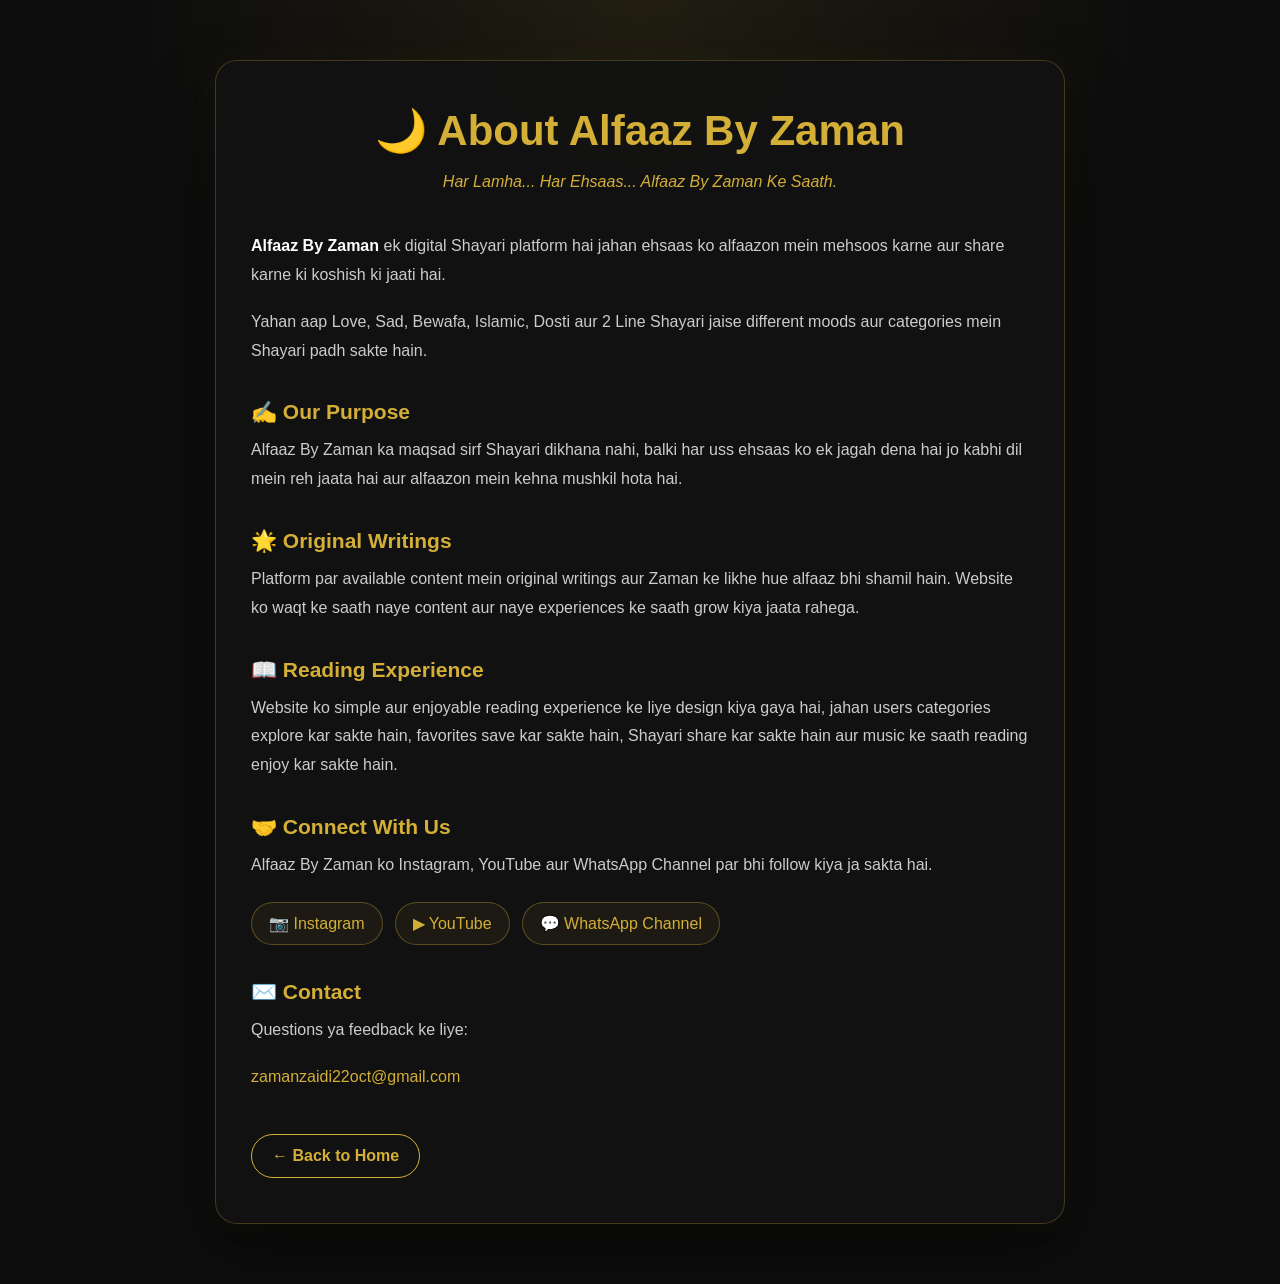
<file: about.html>
<!DOCTYPE html>
<html lang="en">

<head>
<!-- Google tag (gtag.js) -->
<script async src="https://www.googletagmanager.com/gtag/js?id=G-SC5QJMWW0H"></script>

<script>
  window.dataLayer = window.dataLayer || [];

  function gtag(){
    dataLayer.push(arguments);
  }

  gtag('js', new Date());

  gtag('config', 'G-SC5QJMWW0H');
</script>
    <meta charset="UTF-8">

    <meta name="viewport"
          content="width=device-width, initial-scale=1.0">

    <title>About Us | Alfaaz By Zaman</title>

    <meta name="description"
          content="Alfaaz By Zaman ke baare mein janiye — ek Shayari platform jahan Love, Sad, Bewafa, Islamic, Dosti aur 2 Line Shayari milti hai.">

    <meta name="robots"
          content="index, follow">

    <link rel="canonical"
          href="https://alfaazbyzaman.com/about.html">

    <link rel="stylesheet"
          href="style.css">

    <link rel="icon"
          type="image/png"
          href="assets/favicon.png">

    <meta name="theme-color"
          content="#FFD700">

</head>

<body>

    <main class="about-page">

        <section class="about-card">

            <h1>🌙 About Alfaaz By Zaman</h1>

            <p class="about-intro">
                Har Lamha... Har Ehsaas...
                Alfaaz By Zaman Ke Saath.
            </p>

            <p>
                <strong>Alfaaz By Zaman</strong> ek digital Shayari
                platform hai jahan ehsaas ko alfaazon mein
                mehsoos karne aur share karne ki koshish ki
                jaati hai.
            </p>

            <p>
                Yahan aap Love, Sad, Bewafa, Islamic,
                Dosti aur 2 Line Shayari jaise different
                moods aur categories mein Shayari padh
                sakte hain.
            </p>

            <h2>✍️ Our Purpose</h2>

            <p>
                Alfaaz By Zaman ka maqsad sirf Shayari
                dikhana nahi, balki har uss ehsaas ko
                ek jagah dena hai jo kabhi dil mein reh
                jaata hai aur alfaazon mein kehna mushkil
                hota hai.
            </p>

            <h2>🌟 Original Writings</h2>

            <p>
                Platform par available content mein
                original writings aur Zaman ke likhe hue
                alfaaz bhi shamil hain. Website ko waqt ke
                saath naye content aur naye experiences ke
                saath grow kiya jaata rahega.
            </p>

            <h2>📖 Reading Experience</h2>

            <p>
                Website ko simple aur enjoyable reading
                experience ke liye design kiya gaya hai,
                jahan users categories explore kar sakte
                hain, favorites save kar sakte hain,
                Shayari share kar sakte hain aur music ke
                saath reading enjoy kar sakte hain.
            </p>

            <h2>🤝 Connect With Us</h2>

            <p>
                Alfaaz By Zaman ko Instagram, YouTube aur
                WhatsApp Channel par bhi follow kiya ja
                sakta hai.
            </p>

            <div class="about-social">

                <a href="https://www.instagram.com/alfaaz_by_zaman?igsi=OGF0NnprZnAwdTJ6"
                   target="_blank"
                   rel="noopener noreferrer">
                    📷 Instagram
                </a>

                <a href="https://www.youtube.com/@AlfaazByZaman"
                   target="_blank"
                   rel="noopener noreferrer">
                    ▶ YouTube
                </a>

                <a href="https://whatsapp.com/channel/0029VbDKnFQ4tRrx6Cnjkw3p"
                   target="_blank"
                   rel="noopener noreferrer">
                    💬 WhatsApp Channel
                </a>

            </div>

            <h2>✉️ Contact</h2>

            <p>
                Questions ya feedback ke liye:
            </p>

            <p>
                <a href="mailto:zamanzaidi22oct@gmail.com">
                    zamanzaidi22oct@gmail.com
                </a>
            </p>

            <a class="about-home"
               href="./index.html">
                ← Back to Home
            </a>

        </section>

    </main>

</body>

</html>
</file>
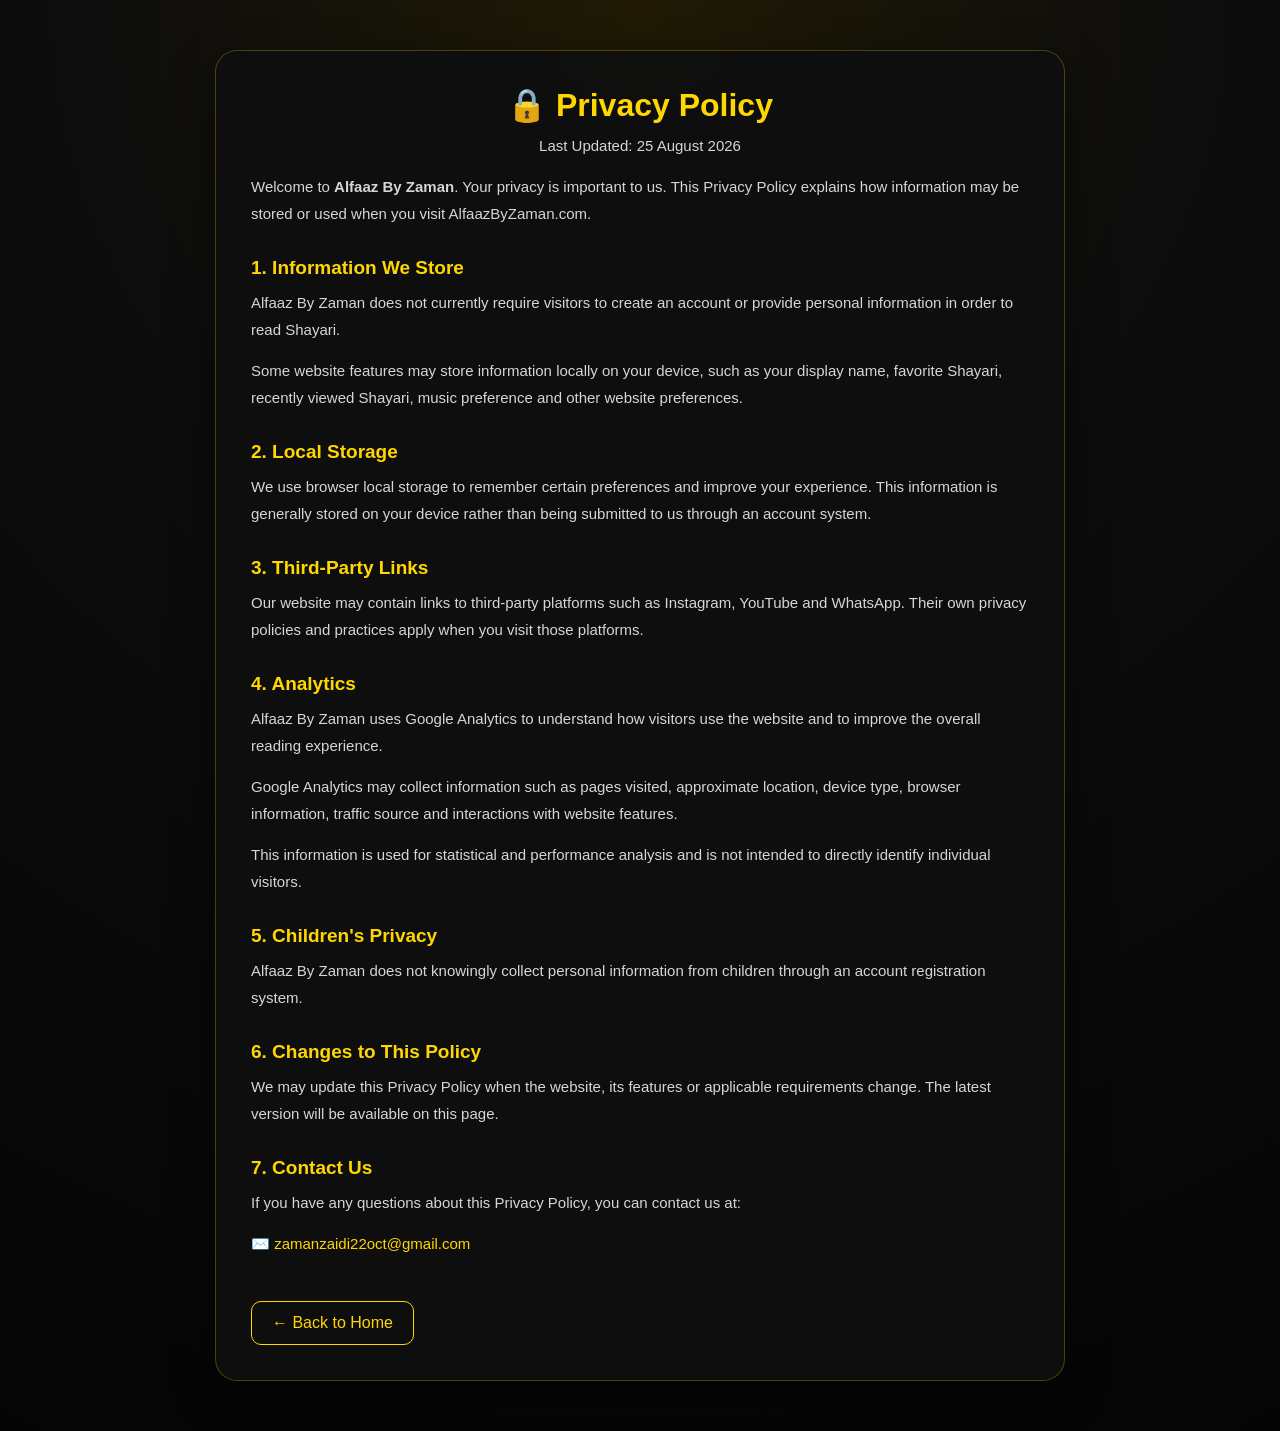
<file: privacy.html>
<!DOCTYPE html>
<html lang="en">

<head>
<!-- Google tag (gtag.js) -->
<script async src="https://www.googletagmanager.com/gtag/js?id=G-SC5QJMWW0H"></script>

<script>
  window.dataLayer = window.dataLayer || [];

  function gtag(){
    dataLayer.push(arguments);
  }

  gtag('js', new Date());

  gtag('config', 'G-SC5QJMWW0H');
</script>
    <meta charset="UTF-8">

    <meta name="viewport"
          content="width=device-width, initial-scale=1.0">

    <title>Privacy Policy | Alfaaz By Zaman</title>

    <meta name="description"
          content="Privacy Policy for Alfaaz By Zaman.">

    <link rel="stylesheet"
          href="style.css">

    <link rel="icon"
          type="image/png"
          href="assets/favicon.png">

    <meta name="theme-color"
          content="#FFD700">

</head>

<body>

    <main class="privacy-page">

        <section class="privacy-card">

            <h1>🔒 Privacy Policy</h1>

            <p class="privacy-updated">
                Last Updated: 25 August 2026
            </p>

            <p>
                Welcome to <strong>Alfaaz By Zaman</strong>.
                Your privacy is important to us.
                This Privacy Policy explains how information
                may be stored or used when you visit
                AlfaazByZaman.com.
            </p>


            <h2>1. Information We Store</h2>

            <p>
                Alfaaz By Zaman does not currently require
                visitors to create an account or provide
                personal information in order to read Shayari.
            </p>

            <p>
                Some website features may store information
                locally on your device, such as your display
                name, favorite Shayari, recently viewed
                Shayari, music preference and other website
                preferences.
            </p>


            <h2>2. Local Storage</h2>

            <p>
                We use browser local storage to remember
                certain preferences and improve your
                experience. This information is generally
                stored on your device rather than being
                submitted to us through an account system.
            </p>


            <h2>3. Third-Party Links</h2>

            <p>
                Our website may contain links to third-party
                platforms such as Instagram, YouTube and
                WhatsApp. Their own privacy policies and
                practices apply when you visit those
                platforms.
            </p>


            <h2>4. Analytics</h2>

<p>
    Alfaaz By Zaman uses Google Analytics to understand
    how visitors use the website and to improve the
    overall reading experience.
</p>

<p>
    Google Analytics may collect information such as
    pages visited, approximate location, device type,
    browser information, traffic source and interactions
    with website features.
</p>

<p>
    This information is used for statistical and
    performance analysis and is not intended to directly
    identify individual visitors.
</p>


            <h2>5. Children's Privacy</h2>

            <p>
                Alfaaz By Zaman does not knowingly collect
                personal information from children through
                an account registration system.
            </p>


            <h2>6. Changes to This Policy</h2>

            <p>
                We may update this Privacy Policy when the
                website, its features or applicable
                requirements change. The latest version will
                be available on this page.
            </p>


            <h2>7. Contact Us</h2>

            <p>
                If you have any questions about this Privacy
                Policy, you can contact us at:
            </p>

            <p>
                ✉️
                <a href="mailto:zamanzaidi22oct@gmail.com">
                    zamanzaidi22oct@gmail.com
                </a>
            </p>


            <a class="privacy-home"
               href="./index.html">
                ← Back to Home
            </a>

        </section>

    </main>

</body>

</html>
</file>
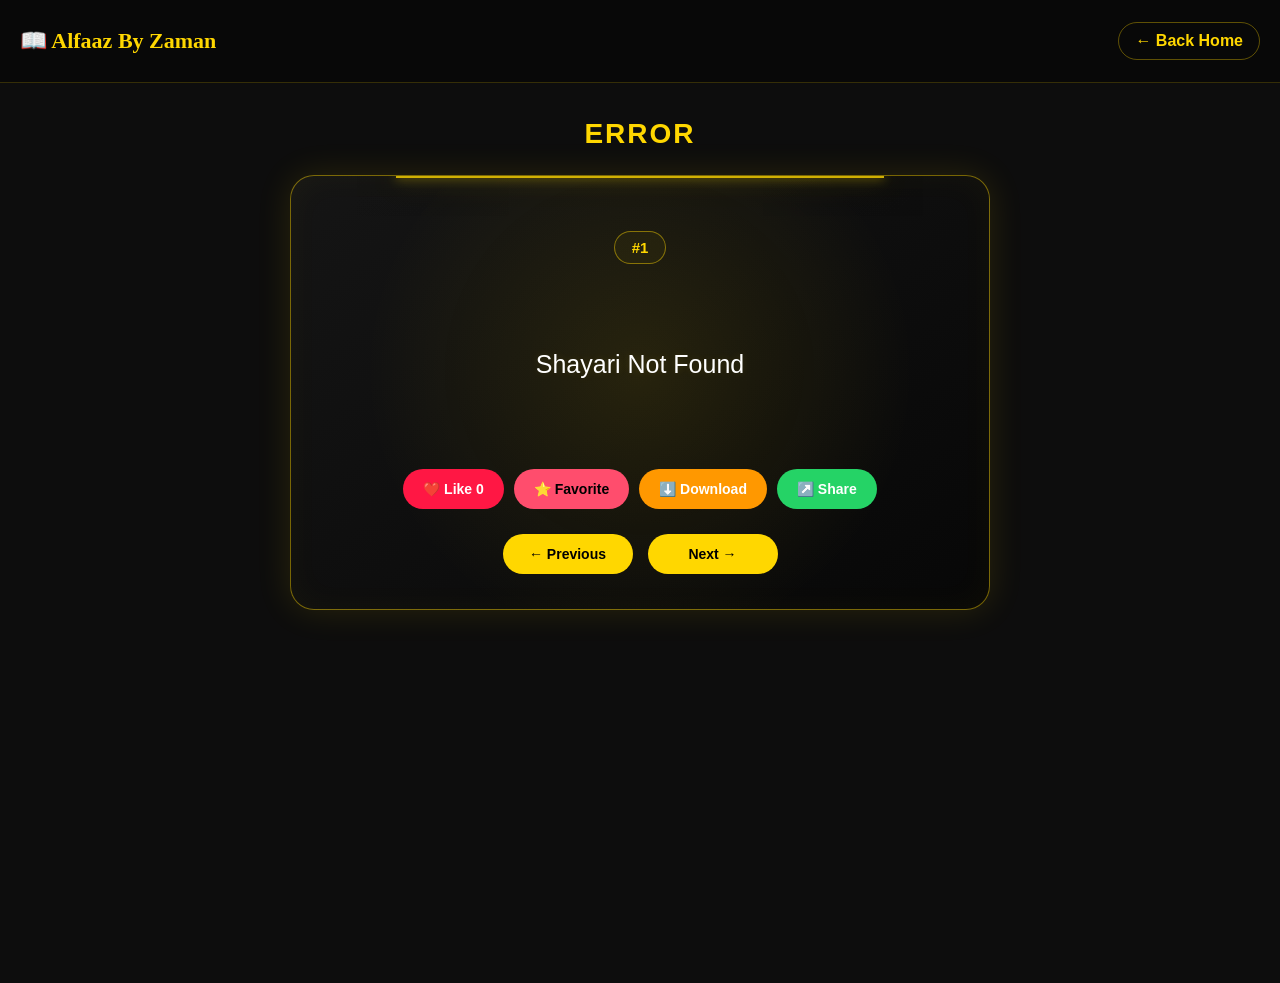
<file: shayari.html>
<!DOCTYPE html>
<html lang="hi-Latn">

<head>
<!-- Google tag (gtag.js) -->
<script async src="https://www.googletagmanager.com/gtag/js?id=G-SC5QJMWW0H"></script>

<script>
  window.dataLayer = window.dataLayer || [];

  function gtag(){
    dataLayer.push(arguments);
  }

  gtag('js', new Date());

  gtag('config', 'G-SC5QJMWW0H');
</script>
    <meta charset="UTF-8">

    <meta name="viewport"
          content="width=device-width, initial-scale=1.0">

    <title>Shayari | Alfaaz By Zaman</title>

    <link rel="stylesheet"
          href="style.css">

</head>


<body>

    <!-- =====================================
         HEADER
    ====================================== -->

    <header class="site-header">

        <h1>📖 Alfaaz By Zaman</h1>

        <a href="index.html">
            ← Back Home
        </a>

    </header>


    <!-- =====================================
         SHAYARI PAGE
    ====================================== -->

    <main class="shayari-page">

        <div class="shayari-category">

            <h2 id="shayariCategory">
                SHAYARI
            </h2>

        </div>


        <!-- Shayari Card -->

        <article
    class="single-shayari"
    itemscope
    itemtype="https://schema.org/CreativeWork"
>
          <meta itemprop="author" content="Zaman">
<meta itemprop="inLanguage" content="hi-Latn">

            <div class="shayari-number"
                 id="shayariNumber">

                #1

            </div>


            <div class="shayari-text"
     id="shayariText"
     itemprop="text">

    Shayari Loading...

            </div>


            <!-- =================================
                 ACTION BUTTONS
            ================================== -->

            <div class="shayari-actions">


                <button
    id="likeButton"
    onclick="likeCurrentShayari()">

    ❤️ Like
    <span id="shayariLikeCount">0</span>

                </button>

                <button
                    id="favoriteButton"
                    onclick="addToFavorites()">

                    ⭐ Favorite

                </button>


                <button
                    id="downloadButton"
                    onclick="downloadCurrentShayari()">

                    ⬇️ Download

                </button>


                <button
                    id="shareButton"
                    onclick="shareCurrentShayari()">

                    ↗️ Share

                </button>


            </div>


            <!-- =================================
                 NAVIGATION
            ================================== -->

            <div class="shayari-navigation">


                <button
                    id="previousButton"
                    onclick="previousShayari()">

                    ← Previous

                </button>


                <button
                    id="nextButton"
                    onclick="nextShayari()">

                    Next →

                </button>


            </div>


        </section>


    </main>


    <!-- =====================================
         TOAST
    ====================================== -->

    <div id="toast"
         class="toast">

    </div>


    <!-- =====================================
         JAVASCRIPT
    ====================================== -->

    <script src="js/database.js"></script>

    <script src="js/favorite.js"></script>

    <script src="js/download.js"></script>

    <script src="js/music.js"></script>

    <script src="js/shayari-page.js"></script>


</body>

</html>
</file>
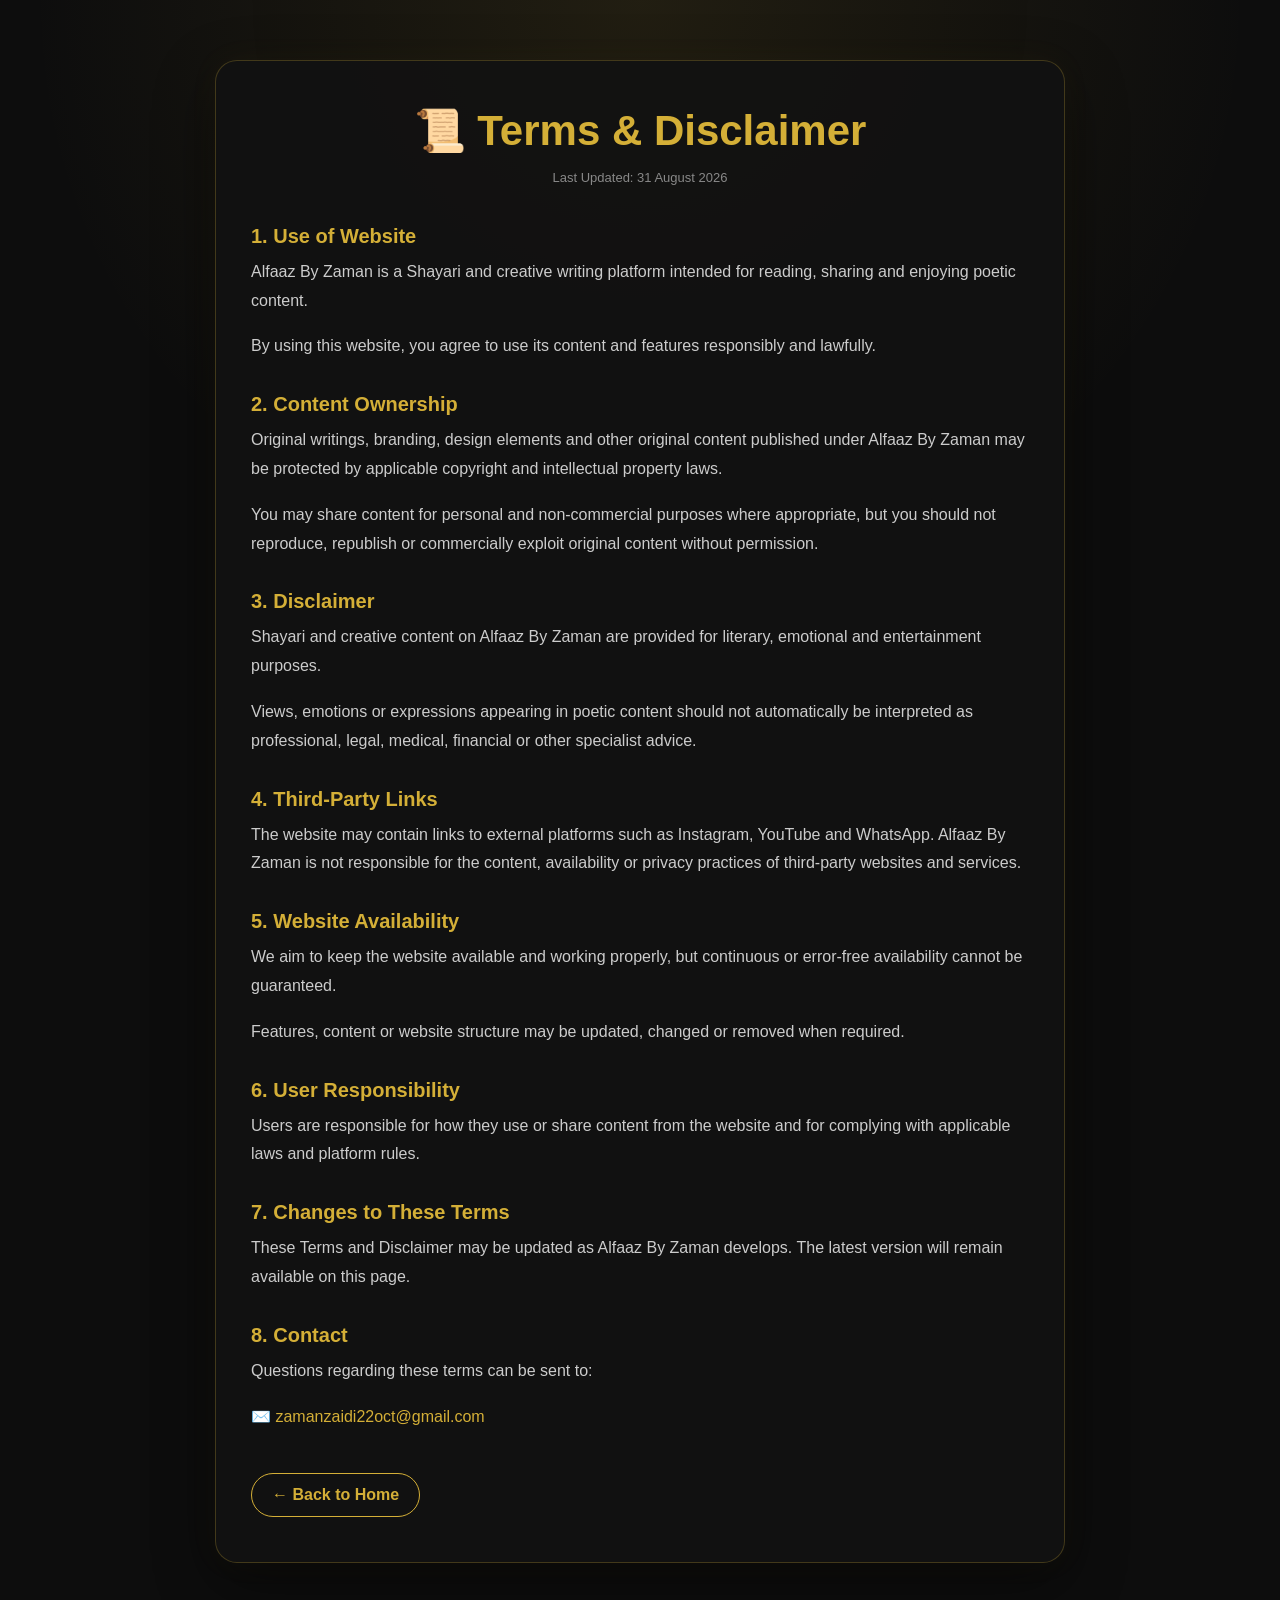
<file: terms.html>
<!DOCTYPE html>
<html lang="en">

<head>
<!-- Google tag (gtag.js) -->
<script async src="https://www.googletagmanager.com/gtag/js?id=G-SC5QJMWW0H"></script>

<script>
  window.dataLayer = window.dataLayer || [];

  function gtag(){
    dataLayer.push(arguments);
  }

  gtag('js', new Date());

  gtag('config', 'G-SC5QJMWW0H');
</script>
    <meta charset="UTF-8">

    <meta name="viewport"
          content="width=device-width, initial-scale=1.0">

    <title>Terms & Disclaimer | Alfaaz By Zaman</title>

    <meta name="description"
          content="Terms of Use and Disclaimer for Alfaaz By Zaman.">

    <meta name="robots"
          content="index, follow">

    <link rel="canonical"
          href="https://alfaazbyzaman.com/terms.html">

    <link rel="stylesheet"
          href="style.css">

    <link rel="icon"
          type="image/png"
          href="assets/favicon.png">

    <meta name="theme-color"
          content="#FFD700">

</head>

<body>

    <main class="terms-page">

        <section class="terms-card">

            <h1>📜 Terms & Disclaimer</h1>

            <p class="terms-updated">
                Last Updated: 31 August 2026
            </p>


            <h2>1. Use of Website</h2>

            <p>
                Alfaaz By Zaman is a Shayari and creative writing
                platform intended for reading, sharing and enjoying
                poetic content.
            </p>

            <p>
                By using this website, you agree to use its content
                and features responsibly and lawfully.
            </p>


            <h2>2. Content Ownership</h2>

            <p>
                Original writings, branding, design elements and
                other original content published under
                Alfaaz By Zaman may be protected by applicable
                copyright and intellectual property laws.
            </p>

            <p>
                You may share content for personal and non-commercial
                purposes where appropriate, but you should not
                reproduce, republish or commercially exploit original
                content without permission.
            </p>


            <h2>3. Disclaimer</h2>

            <p>
                Shayari and creative content on Alfaaz By Zaman are
                provided for literary, emotional and entertainment
                purposes.
            </p>

            <p>
                Views, emotions or expressions appearing in poetic
                content should not automatically be interpreted as
                professional, legal, medical, financial or other
                specialist advice.
            </p>


            <h2>4. Third-Party Links</h2>

            <p>
                The website may contain links to external platforms
                such as Instagram, YouTube and WhatsApp.
                Alfaaz By Zaman is not responsible for the content,
                availability or privacy practices of third-party
                websites and services.
            </p>


            <h2>5. Website Availability</h2>

            <p>
                We aim to keep the website available and working
                properly, but continuous or error-free availability
                cannot be guaranteed.
            </p>

            <p>
                Features, content or website structure may be updated,
                changed or removed when required.
            </p>


            <h2>6. User Responsibility</h2>

            <p>
                Users are responsible for how they use or share
                content from the website and for complying with
                applicable laws and platform rules.
            </p>


            <h2>7. Changes to These Terms</h2>

            <p>
                These Terms and Disclaimer may be updated as
                Alfaaz By Zaman develops. The latest version will
                remain available on this page.
            </p>


            <h2>8. Contact</h2>

            <p>
                Questions regarding these terms can be sent to:
            </p>

            <p>
                ✉️
                <a href="mailto:zamanzaidi22oct@gmail.com">
                    zamanzaidi22oct@gmail.com
                </a>
            </p>


            <a class="terms-home"
               href="./index.html">
                ← Back to Home
            </a>

        </section>

    </main>

</body>

</html>
</file>
<file: style.css>
*{
    margin:0;
    padding:0;
    box-sizing:border-box;
    font-family:'Poppins', sans-serif;
}

body{
    background:#0d0d0d;
    color:white;
}
body{
    position:relative;
}

.hero{
    position: relative;
    background: url("assets/hero.png") center center/cover no-repeat;
    min-height: 360px;

    display:flex;
    flex-direction:column;
    justify-content:center;
    align-items:center;

    text-align:center;
    color:white;
    overflow:hidden;
}

.hero::before{
    content:"";
    position:absolute;
    inset:0;
    background:rgba(0,0,0,.65);
}

.hero h1,
.hero p,
.hero .hero-btn{
    position:relative;
    z-index:2;
}

.hero h1{
    font-family:'Cinzel', serif;
    font-size:48px;
    color:#FFD700;
    letter-spacing:3px;
    text-shadow:0 0 25px rgba(255,215,0,.8);
}

.hero p{
    font-size:18px;
    margin-bottom:25px;
}
.search{
    display:flex;
    justify-content:center;
    gap:10px;
    margin:30px 15px;
}

.search input{
    flex:1;
    max-width:350px;
    padding:12px;
    border-radius:10px;
    border:none;
    font-size:16px;
}

.search button{
    background:#FFD700;
    border:none;
    padding:12px 18px;
    border-radius:10px;
    font-weight:bold;
    cursor:pointer;
}

/* ===========================
   Premium Category Cards
=========================== */

.categories{
    display:grid;
    grid-template-columns:repeat(2,1fr);
    gap:18px;
    padding:20px;
}

.category-card{

    position:relative;

    background:linear-gradient(145deg,#1b1b1b,#101010);

    border:2px solid rgba(255,215,0,.25);

    border-radius:22px;

    padding:22px 15px;

    text-align:center;

    cursor:pointer;

    transition:.35s;

    overflow:hidden;

    box-shadow:
        0 0 12px rgba(255,215,0,.08);

}

.category-card:hover{

    transform:translateY(-6px) scale(1.03);

    border-color:#FFD700;

    box-shadow:
        0 0 22px rgba(255,215,0,.45);

}

.category-icon{

    font-size:34px;

    margin-bottom:10px;

}

.category-title{

    color:#FFD700;

    font-size:22px;

    font-weight:bold;

}

.category-subtitle{

    color:#bdbdbd;

    font-size:13px;

    margin-top:5px;

}

.category-count{

    display:inline-block;

    margin-top:15px;

    background:#FFD700;

    color:#000;

    padding:7px 18px;

    border-radius:50px;

    font-size:14px;

    font-weight:bold;

}
@media(max-width:600px){

.category-title{

font-size:18px;

}

.category-icon{

font-size:28px;

}

.category-subtitle{

font-size:12px;

}

.category-count{

font-size:12px;

padding:6px 15px;

}

}
.shayari{
    margin:20px;
    background:#1b1b1b;
    border:1px solid #FFD700;
    border-radius:12px;
    padding:20px;
}

.shayari h2{
    color:#FFD700;
    margin-bottom:15px;
}

footer{
    text-align:center;
    padding:25px;
    color:#999;
}
/* Navigation */

/* ===========================
   Premium Glass Navbar
=========================== */

.navbar{

    position:sticky;

    top:0;

    z-index:9999;

    display:flex;

    justify-content:space-between;

    align-items:center;

    padding:14px 30px;

    background:rgba(15,15,15,.72);

    backdrop-filter:blur(18px);

    -webkit-backdrop-filter:blur(18px);

    border-bottom:1px solid rgba(255,215,0,.20);

    box-shadow:0 8px 25px rgba(0,0,0,.25);

    transition:.35s ease;

}

.logo{
    color:#FFD700;
    font-size:24px;
    font-weight:bold;
}

.menu{

    display:flex;

    gap:28px;

    list-style:none;

}

.menu a{

    color:#fff;

    text-decoration:none;

    font-weight:600;

    transition:.3s;

    position:relative;

}

.menu a::after{

    content:"";

    position:absolute;

    left:0;

    bottom:-6px;

    width:0;

    height:2px;

    background:#FFD700;

    transition:.3s;

}

.menu a:hover{

    color:#FFD700;

}

.menu a:hover::after{

    width:100%;

}

/* Mobile */

@media(max-width:768px){

.navbar{
flex-direction:column;
}

.menu{
margin-top:15px;
gap:15px;
}

}
.hero-image{
    width:100%;
    max-width:700px;
    display:block;
    margin:20px auto;
    border-radius:20px;
    box-shadow:0 0 30px rgba(255,215,0,.35);
}

.hero-logo{
    width:120px;
    display:block;
    margin:20px auto;
}
.hero-btn{
    display:inline-block;
    margin-top:20px;
    padding:12px 28px;
    background:#FFD700;
    color:#000;
    text-decoration:none;
    font-weight:bold;
    border-radius:40px;
    transition:0.3s;
    box-shadow:0 0 20px rgba(255,215,0,.5);
}

.hero-btn:hover{
    background:#fff;
    color:#000;
    transform:scale(1.08);
    box-shadow:0 0 30px rgba(255,215,0,.9);
}
.hero{
    position:relative;
    text-align:center;
    padding:40px 20px 60px;
    overflow:hidden;
}

.hero-image{
    width:100%;
    max-width:900px;
    border-radius:20px;
    opacity:.35;
    filter:brightness(0.8);
}

.hero h1{
    font-size:52px;
    color:#FFD700;
    margin-top:-170px;
    text-shadow:0 0 20px rgba(255,215,0,.9);
}

.hero p{
    color:#fff;
    font-size:20px;
    margin-top:15px;
}
.latest{
    max-width:900px;
    margin:40px auto;
    padding:20px;
}

.latest h2{
    color:#FFD700;
    text-align:center;
    margin-bottom:20px;
}

.card{
    background:#1b1b1b;
    border:1px solid #FFD700;
    border-radius:15px;
    padding:20px;
    margin:15px 0;
    transition:.3s;
}

.card:hover{
    transform:translateY(-5px);
    box-shadow:0 0 20px rgba(255,215,0,.35);
}

.card h3{
    color:#FFD700;
    margin-bottom:10px;
}

.card p{
    color:#eee;
    line-height:1.7;
}
.copy-btn{
    background:#FFD700;
    color:#000;
    border:none;
    padding:12px 25px;
    border-radius:30px;
    cursor:pointer;
    font-weight:bold;
    margin-top:15px;
    transition:.3s;
}

.copy-btn:hover{
    transform:scale(1.05);
    box-shadow:0 0 20px rgba(255,215,0,.6);
}
.share-btn{
    background:#25D366;
    color:white;
    border:none;
    padding:12px 25px;
    border-radius:30px;
    cursor:pointer;
    font-weight:bold;
    margin-top:12px;
    margin-left:10px;
    transition:.3s;
}

.share-btn:hover{
    transform:scale(1.05);
    box-shadow:0 0 20px rgba(37,211,102,.5);
}
.random-btn{
    background:#ff9800;
    color:#fff;
    border:none;
    padding:12px 25px;
    border-radius:30px;
    cursor:pointer;
    font-weight:bold;
    margin-top:12px;
    margin-left:10px;
    transition:.3s;
}

.random-btn:hover{
    transform:scale(1.05);
}
.favorite-btn{
    background:#ff4d6d;
    color:#000;
    border:none;
    padding:12px 25px;
    border-radius:30px;
    cursor:pointer;
    font-weight:bold;
    margin-top:15px;
    transition:.3s;
}

.favorite-btn:hover{
    transform:scale(1.05);
    box-shadow:0 0 20px rgba(255,215,0,.6);
}

.like-btn{
    background:#ff1744;
    color:white;
    border:none;
    padding:12px 25px;
    border-radius:30px;
    cursor:pointer;
    font-weight:bold;
    margin-top:12px;
    margin-left:10px;
    transition:.3s;
}

.like-btn:hover{
    transform:scale(1.05);
    box-shadow:0 0 20px rgba(37,211,102,.5);
}

.download-btn{
    background:#ff9800;
    color:#fff;
    border:none;
    padding:12px 25px;
    border-radius:30px;
    cursor:pointer;
    font-weight:bold;
    margin-top:12px;
    margin-left:10px;
    transition:.3s;
}

.download-btn:hover{
    transform:scale(1.05);
}

/* Previous Button */
.action-btn[onclick="previousShayari()"]{
    background:#6c5ce7;
    color:#fff;
    border:none;
    padding:12px 25px;
    border-radius:30px;
    cursor:pointer;
    font-weight:bold;
    margin-top:12px;
    margin-left:10px;
    transition:.3s;
}

.action-btn[onclick="previousShayari()"]:hover{
    transform:scale(1.05);
    box-shadow:0 0 20px rgba(108,92,231,.6);
}


/* Next Button */
.action-btn[onclick="nextShayari()"]{
    background:#ff9800;
    color:#fff;
    border:none;
    padding:12px 25px;
    border-radius:30px;
    cursor:pointer;
    font-weight:bold;
    margin-top:12px;
    margin-left:10px;
    transition:.3s;
}

.action-btn[onclick="nextShayari()"]:hover{
    transform:scale(1.05);
    box-shadow:0 0 20px rgba(255,152,0,.6);
}

footer{
    margin-top:60px;
    background:#111;
    border-top:1px solid #FFD700;
    text-align:center;
    padding:40px 20px;
}

footer h2{
    color:#FFD700;
    font-family:'Cinzel', serif;
    margin-bottom:15px;
}

footer p{
    color:#ddd;
    line-height:1.8;
}

.copyright{
    margin-top:20px;
    color:#888;
    font-size:14px;
}
/* Premium Shayari Card */
.shayari-box{
    background: rgba(255,255,255,0.08);
    border: 1px solid rgba(255,215,0,0.35);
    border-radius: 18px;
    padding: 25px;
    margin: 20px auto;
    max-width: 700px;

    backdrop-filter: blur(10px);

    box-shadow: 0 0 20px rgba(255,215,0,0.15);

    transition: all .35s ease;
}

.shayari-box:hover{

    transform: translateY(-5px);

    box-shadow: 0 0 30px rgba(255,215,0,.35);

    border-color: gold;

}
.shayari-card{
    background:#181818;
    border:2px solid #FFD700;
    border-radius:18px;
    padding:25px;
    margin-top:20px;
    box-shadow:0 0 25px rgba(255,215,0,.18);
    transition:.3s;
}

.shayari-card:hover{
    transform:translateY(-4px);
    box-shadow:0 0 35px rgba(255,215,0,.35);
}

.shayari-card h3{
    color:#FFD700;
    margin-bottom:15px;
    font-size:24px;
}

.shayari-card p{
    font-size:20px;
    line-height:1.9;
    color:#fff;
    min-height:80px;
}

.shayari-buttons{
    display:flex;
    gap:12px;
    margin-top:25px;
    flex-wrap:wrap;
}

.shayari-buttons button{
    flex:1;
}
.quote-day{
    max-width:900px;
    margin:30px auto;
    padding:25px;
    background:#1b1b1b;
    border:1px solid #FFD700;
    border-radius:15px;
    text-align:center;
}

.quote-day h2{
    color:#FFD700;
    margin-bottom:15px;
}

#daily-quote{
    font-size:18px;
    line-height:1.8;
    color:#eee;
    font-style:italic;
}
/* ===== Premium Animations ===== */

html{
    scroll-behavior:smooth;
}

.hero h1{
    animation:goldGlow 3s ease-in-out infinite;
}

@keyframes goldGlow{

    0%{
        text-shadow:0 0 10px rgba(255,215,0,.4);
    }

    50%{
        text-shadow:0 0 30px rgba(255,215,0,1);
    }

    100%{
        text-shadow:0 0 10px rgba(255,215,0,.4);
    }

}

.hero-btn,
.copy-btn,
.share-btn,
.random-btn,
.favorite-btn,
.delete-btn{

    transition:.3s;

}

.hero-btn:hover,
.copy-btn:hover,
.share-btn:hover,
.random-btn:hover,
.favorite-btn:hover,
.delete-btn:hover{

    transform:translateY(-3px) scale(1.05);

}

.card{

    transition:.3s ease;

}

.card:hover{

    transform:translateY(-8px);

    box-shadow:0 0 25px rgba(255,215,0,.35);

}
/* ===== Social Links ===== */

.social-links{
    display:flex;
    justify-content:center;
    gap:20px;
    margin:20px 0;
    flex-wrap:wrap;
}

.social-links a{
    text-decoration:none;
    color:#FFD700;
    border:1px solid #FFD700;
    padding:10px 18px;
    border-radius:30px;
    transition:.3s;
    font-weight:600;
}

.social-links a:hover{
    background:#FFD700;
    color:#000;
    transform:translateY(-3px);
    box-shadow:0 0 20px rgba(255,215,0,.5);
}
#theme-toggle{
    position:fixed;
    top:20px;
    right:20px;

    width:45px;
    height:45px;

    border:none;
    border-radius:50%;

    background:#FFD700;
    color:#000;

    font-size:20px;
    cursor:pointer;

    box-shadow:0 0 15px rgba(255,215,0,.6);

    z-index:9999;

    transition:.3s;
}

#theme-toggle:hover{
    transform:scale(1.1);
}
.light-mode{
    background:#f8f8f8;
    color:#111;
}

.light-mode .navbar{
    background:#ffffff;
}

.light-mode .card,
.light-mode .shayari,
.light-mode .categories div{
    background:#ffffff;
    color:#111;
}

.light-mode footer{
    background:#f5f5f5;
    color:#333;
}
#loader{
    position:fixed;
    inset:0;
    background:#000;
    display:flex;
    justify-content:center;
    align-items:center;
    z-index:99999;
    transition:opacity .8s ease;
}

.loader-content{
    text-align:center;
}

.loader-content h1{
    color:#FFD700;
    font-size:42px;
    margin-bottom:10px;
}

.loader-content p{
    color:#fff;
    margin-bottom:25px;
}

.spinner{
    width:50px;
    height:50px;
    border:5px solid #333;
    border-top:5px solid #FFD700;
    border-radius:50%;
    animation:spin 1s linear infinite;
    margin:auto;
}

@keyframes spin{
    from{transform:rotate(0deg);}
    to{transform:rotate(360deg);}
}
#topBtn{
    position:fixed;
    bottom:25px;
    right:25px;
    display:none;

    width:55px;
    height:55px;

    border:none;
    border-radius:50%;

    background:#FFD700;
    color:#000;

    font-size:22px;
    cursor:pointer;

    box-shadow:0 0 20px rgba(255,215,0,.5);

    transition:.3s;

    z-index:9999;
}

#topBtn:hover{
    transform:scale(1.1);
}
.particles{
    position:fixed;
    inset:0;
    overflow:hidden;
    pointer-events:none;
    z-index:0;
}

.particles span{
    position:absolute;
    width:8px;
    height:8px;
    background:#FFD700;
    border-radius:50%;
    opacity:.35;
    animation:floatParticle 12s linear infinite;
}

.particles span:nth-child(1){left:10%;animation-delay:0s;}
.particles span:nth-child(2){left:25%;animation-delay:2s;}
.particles span:nth-child(3){left:40%;animation-delay:4s;}
.particles span:nth-child(4){left:55%;animation-delay:1s;}
.particles span:nth-child(5){left:70%;animation-delay:6s;}
.particles span:nth-child(6){left:82%;animation-delay:3s;}
.particles span:nth-child(7){left:90%;animation-delay:5s;}
.particles span:nth-child(8){left:50%;animation-delay:7s;}

@keyframes floatParticle{

    0%{
        transform:translateY(100vh) scale(.5);
        opacity:0;
    }

    20%{
        opacity:.35;
    }

    100%{
        transform:translateY(-120px) scale(1);
        opacity:0;
    }

}
.navbar,
.hero,
.search,
.categories,
.shayari,
.latest,
.stats-card,
footer{
    position:relative;
    z-index:1;
}
.live-datetime{
    margin:20px 0;
    font-size:18px;
    color:#FFD700;
    text-align:center;
    font-weight:bold;
}
#typing-text{
    font-size:22px;
    color:#FFD700;
    font-weight:500;
    min-height:35px;
    letter-spacing:1px;
}
.stats-card{
    margin-top:30px;
    margin-bottom:30px;
}
.shayari-buttons{
    display:flex;
    gap:15px;
    flex-wrap:wrap;
    justify-content:center;
}
.logo{

    display:flex;

    align-items:center;

    gap:12px;

}

.logo img{

    width:50px;

    height:50px;

    border-radius:50%;

    box-shadow:0 0 18px rgba(255,215,0,.45);

}

.logo span{

    color:#FFD700;

    font-size:24px;

    font-weight:700;

    letter-spacing:1px;

}
.count-badge{
    background: gold;
    color: black;
    padding: 3px 10px;
    border-radius: 20px;
    font-size: 13px;
    font-weight: bold;
    margin-left: 8px;
}
#download-card{

    width:800px;

    background:#111;

    color:white;

    border:4px solid gold;

    border-radius:20px;

    padding:60px;

    text-align:center;

    font-family:'Poppins',sans-serif;

}

#download-card h2{

    color:gold;

    font-size:42px;

    margin-bottom:40px;

}

#download-text{

    font-size:28px;

    line-height:1.9;

    white-space:pre-line;

    margin-bottom:40px;

}

#download-card hr{

    border:1px solid rgba(255,215,0,.4);

    margin:30px 0;

}

#download-card small{

    color:#ddd;

    font-size:18px;

}
#toast{
    position:fixed;
    left:50%;
    bottom:-80px;
    transform:translateX(-50%);
    background:#111;
    color:#FFD700;
    border:2px solid #FFD700;
    padding:14px 28px;
    border-radius:30px;
    font-weight:bold;
    z-index:999999;
    opacity:0;
    transition:all .4s ease;
}

#toast.show{
    opacity:1;
    bottom:40px;
}
#search-suggestions{

    max-width:700px;
    margin:10px auto;

    background:#1b1b1b;

    border-radius:12px;

    overflow:hidden;

    display:none;

    box-shadow:0 0 15px rgba(255,215,0,.15);

}

.suggestion-item{

    padding:12px 16px;

    cursor:pointer;

    color:white;

    border-bottom:1px solid rgba(255,255,255,.08);

    transition:.3s;

}

.suggestion-item:hover{

    background:#2a2a2a;

    color:gold;

}
.welcome-user{
    margin-top:15px;
    font-size:20px;
    color:#FFD700;
    font-weight:bold;
    text-align:center;
    animation: fadeIn 1s ease;
}
.name-modal{

position:fixed;

top:0;
left:0;

width:100%;
height:100%;

background:rgba(0,0,0,.85);

display:flex;

justify-content:center;

align-items:center;

z-index:99999;

}

.name-box{

background:#111;

padding:30px;

border-radius:20px;

width:90%;
max-width:350px;

text-align:center;

border:2px solid gold;

box-shadow:0 0 30px rgba(255,215,0,.4);

}

.name-box h2{

color:gold;

margin-bottom:10px;

}

.name-box p{

color:#ddd;

margin-bottom:20px;

}

.name-box input{

width:100%;

padding:12px;

border:none;

border-radius:10px;

margin-bottom:20px;

font-size:16px;

outline:none;

}

.name-box button{

width:100%;

padding:12px;

background:gold;

color:#111;

border:none;

border-radius:10px;

font-size:16px;

font-weight:bold;

cursor:pointer;

transition:.3s;

}

.name-box button:hover{

transform:scale(1.05);

}
#progress-bar{
    position:fixed;
    top:0;
    left:0;

    width:0%;
    height:4px;

    background:linear-gradient(
        90deg,
        #FFD700,
        #ffbf00
    );

    z-index:99999999;

    transition:width .08s linear;
}
/* ===== NEW SHAYARI BUTTONS ===== */

.shayari-buttons{
    display:flex;
    justify-content:center;
    flex-wrap:wrap;
    gap:12px;
    margin:20px 0;
}

.action-btn{

    width:135px;

    height:50px;

    display:flex;

    align-items:center;

    justify-content:center;

    gap:8px;

    border:1px solid rgba(255,255,255,.15);

    border-radius:50px;

    cursor:pointer;

    font-size:15px;

    font-weight:700;

    letter-spacing:.4px;

    transition:all .35s ease;

    box-shadow:
        0 4px 12px rgba(0,0,0,.25);

}

.action-btn:hover{

    transform:translateY(-4px) scale(1.05);

    box-shadow:
        0 0 18px rgba(255,215,0,.45);

}

.action-btn:active{

    transform:scale(.96);

}

.copy-btn{
    background:linear-gradient(135deg,#FFD700,#ffbf00);
    color:#000;
}

.share-btn{
    background:linear-gradient(135deg,#25D366,#128C7E);
    color:#fff;
}

.random-btn{
    background:linear-gradient(135deg,#ff9800,#ff6f00);
    color:#fff;
}

.favorite-btn{
    background:linear-gradient(135deg,#ff4081,#d81b60);
    color:#fff;
}

.like-btn{
    background:linear-gradient(135deg,#FFD700,#ffbf00);
    color:#000;
}

.download-btn{
    background:linear-gradient(135deg,#00c853,#009624);
    color:#fff;
}
/* ===== Premium Hero ===== */

.hero{
    text-align:center;
    padding:40px 20px;
    background:linear-gradient(180deg,#111,#1a1a1a);
    border-bottom:2px solid #FFD700;
}

.hero h1{
    color:#FFD700;
    font-size:38px;
    margin-bottom:10px;
}

.hero p{
    color:#ddd;
    font-size:18px;
    line-height:1.7;
}

.hero-stats{
    display:flex;
    justify-content:center;
    gap:20px;
    flex-wrap:wrap;
    margin-top:30px;
}

.hero-stats div{
    background:#181818;
    border:1px solid #FFD700;
    border-radius:15px;
    padding:18px 25px;
    min-width:100px;
}

.hero-stats h2{
    color:#FFD700;
    margin:0;
    font-size:28px;
}

.hero-stats span{
    color:#ccc;
    font-size:14px;
}
/* ===========================
   PREMIUM HERO SECTION
=========================== */

.hero{
    position:relative;
    overflow:hidden;
    padding:100px 20px 80px;
    text-align:center;
    background:
    radial-gradient(circle at top,#2a2200 0%,#111 35%,#000 100%);
}

.hero-glow{
    position:absolute;
    width:420px;
    height:420px;
    background:radial-gradient(circle,#FFD70033,transparent 70%);
    top:-180px;
    left:50%;
    transform:translateX(-50%);
    filter:blur(15px);
    animation:heroGlow 5s ease-in-out infinite alternate;
}

@keyframes heroGlow{

    from{
        transform:translateX(-50%) scale(.9);
    }

    to{
        transform:translateX(-50%) scale(1.15);
    }

}

.hero h1{
    position:relative;
    z-index:2;
    font-size:48px;
    color:#FFD700;
    text-shadow:0 0 20px rgba(255,215,0,.6);
}

.hero p{
    position:relative;
    z-index:2;
}

.hero-btn{
    position:relative;
    z-index:2;
}

.hero-stats{

    position:relative;
    z-index:2;

    display:flex;
    justify-content:center;
    gap:18px;

    margin-top:45px;

    flex-wrap:wrap;

}

.stat-box{

    width:110px;

    padding:18px;

    border-radius:18px;

    background:rgba(255,255,255,.05);

    backdrop-filter:blur(10px);

    border:1px solid rgba(255,215,0,.25);

    transition:.35s;

}

.stat-box:hover{

    transform:translateY(-8px);

    border-color:#FFD700;

    box-shadow:0 0 25px rgba(255,215,0,.35);

}

.stat-box h2{

    color:#FFD700;

    font-size:28px;

    margin-bottom:8px;

}

.stat-box span{

    color:#bbb;

    font-size:14px;

}
/* ===========================
   PREMIUM SHAYARI CARD
=========================== */

.shayari-card{

    position:relative;

    background:linear-gradient(145deg,#1a1a1a,#101010);

    border:1px solid rgba(255,215,0,.35);

    border-left:5px solid #FFD700;

    border-radius:20px;

    padding:28px;

    box-shadow:
    0 0 25px rgba(255,215,0,.08);

    transition:.35s ease;

}

.shayari-card:hover{

    transform:translateY(-6px);

    box-shadow:
    0 0 35px rgba(255,215,0,.22);

}

.shayari-header{

    display:flex;

    align-items:center;

    gap:10px;

    margin-bottom:18px;

}

.quote-icon{

    font-size:34px;

    color:#FFD700;

    line-height:1;

}

.shayari-header h3{

    color:#FFD700;

    font-size:28px;

    letter-spacing:1px;

    text-transform:uppercase;

}

#shayari-text{

    color:#f3f3f3;

    font-size:22px;

    line-height:2;

    letter-spacing:.5px;

    white-space:pre-line;

}
/* ===========================
   Floating Golden Particles
=========================== */

.particles{

    position:absolute;

    inset:0;

    overflow:hidden;

    pointer-events:none;

}

.particles span{

    position:absolute;

    width:8px;

    height:8px;

    background:#FFD700;

    border-radius:50%;

    box-shadow:0 0 12px #FFD700;

    animation:floatParticle 10s linear infinite;

    opacity:.75;

}

/* Positions */

.particles span:nth-child(1){left:10%;animation-delay:0s;}
.particles span:nth-child(2){left:22%;animation-delay:2s;}
.particles span:nth-child(3){left:35%;animation-delay:4s;}
.particles span:nth-child(4){left:48%;animation-delay:1s;}
.particles span:nth-child(5){left:62%;animation-delay:5s;}
.particles span:nth-child(6){left:75%;animation-delay:3s;}
.particles span:nth-child(7){left:88%;animation-delay:6s;}
.particles span:nth-child(8){left:95%;animation-delay:8s;}

@keyframes floatParticle{

    0%{

        transform:translateY(120px) scale(.4);

        opacity:0;

    }

    20%{

        opacity:1;

    }

    100%{

        transform:translateY(-550px) scale(1);

        opacity:0;

    }

}
/* ===========================
   Floating Moon
=========================== */

.hero-title{

    display:flex;

    justify-content:center;

    align-items:center;

    gap:12px;

}

.moon{

    display:inline-block;

    animation:moonFloat 3s ease-in-out infinite;

    filter:drop-shadow(0 0 12px rgba(255,215,0,.8));

}

@keyframes moonFloat{

    0%{
        transform:translateY(0px) rotate(0deg);
    }

    50%{
        transform:translateY(-8px) rotate(5deg);
    }

    100%{
        transform:translateY(0px) rotate(0deg);
    }

}
#theme-toggle,
.navbar button{

    width:46px;

    height:46px;

    border:none;

    border-radius:50%;

    background:#1d1d1d;

    color:#FFD700;

    cursor:pointer;

    transition:.3s;

}

#theme-toggle:hover,
.navbar button:hover{

    transform:scale(1.08);

    box-shadow:0 0 16px rgba(255,215,0,.45);

}
/* ===========================
   Premium Footer
=========================== */

.premium-footer{

    position:relative;

    margin-top:70px;

    padding:60px 20px 35px;

    text-align:center;

    overflow:hidden;

    background:linear-gradient(
        to top,
        #080808,
        #121212
    );

    border-top:1px solid rgba(255,215,0,.25);

}

.footer-glow{

    position:absolute;

    top:-120px;

    left:50%;

    transform:translateX(-50%);

    width:350px;

    height:350px;

    border-radius:50%;

    background:radial-gradient(
        rgba(255,215,0,.18),
        transparent 70%
    );

    pointer-events:none;

}

.premium-footer h2{

    position:relative;

    color:#FFD700;

    font-size:32px;

    margin-bottom:10px;

    text-shadow:0 0 18px rgba(255,215,0,.5);

}

.footer-tagline{

    color:#d0d0d0;

    font-size:18px;

    margin-bottom:30px;

    font-style:italic;

}

.footer-social{

    display:flex;

    justify-content:center;

    flex-wrap:wrap;

    gap:18px;

    margin-bottom:30px;

}

.footer-social a{

    text-decoration:none;

    color:#fff;

    padding:10px 18px;

    border:1px solid rgba(255,215,0,.25);

    border-radius:30px;

    transition:.35s;

}

.footer-social a:hover{

    color:#FFD700;

    border-color:#FFD700;

    box-shadow:0 0 18px rgba(255,215,0,.35);

    transform:translateY(-4px);

}

.footer-links{

    display:flex;

    justify-content:center;

    flex-wrap:wrap;

    gap:22px;

    margin-bottom:25px;

}

.footer-links a{

    color:#bdbdbd;

    text-decoration:none;

    transition:.3s;

}

.footer-links a:hover{

    color:#FFD700;

}

.footer-line{

    width:80%;

    height:1px;

    margin:25px auto;

    background:linear-gradient(
        to right,
        transparent,
        #FFD700,
        transparent
    );

}

.footer-credit{

    color:#ffffff;

    font-size:17px;

    margin-bottom:8px;

}

.footer-copy{

    color:#8f8f8f;

    font-size:14px;

}

/* Mobile */

@media(max-width:768px){

.footer-social{

gap:12px;

}

.footer-social a{

font-size:14px;

padding:8px 14px;

}

.footer-links{

gap:14px;

}

.premium-footer h2{

font-size:26px;

}

}
/* ===========================
   Premium Loader V3
=========================== */

#loader{

    position:fixed;

    inset:0;

    background:#050505;

    display:flex;

    justify-content:center;

    align-items:center;

    z-index:999999;

    transition:opacity .8s ease,
               visibility .8s ease;

}

#loader.hide{

    opacity:0;

    visibility:hidden;

}

.loader-content{

    text-align:center;

}

.loader-logo{

    font-size:70px;

    animation:moonLoader 2.5s ease-in-out infinite;

    filter:drop-shadow(0 0 20px rgba(255,215,0,.8));

}

.loader-content h1{

    color:#FFD700;

    margin-top:15px;

    font-size:36px;

    letter-spacing:2px;

    text-shadow:0 0 18px rgba(255,215,0,.45);

}

.loader-content p{

    color:#d0d0d0;

    margin-top:8px;

    margin-bottom:30px;

    font-style:italic;

}

.loader-bar{

    width:240px;

    height:6px;

    margin:auto;

    border-radius:20px;

    background:#202020;

    overflow:hidden;

}

.loader-bar span{

    display:block;

    width:0%;

    height:100%;

    background:linear-gradient(90deg,#FFD700,#fff3a0,#FFD700);

    animation:loadingBar 2.4s linear forwards;

}

@keyframes loadingBar{

    from{

        width:0%;

    }

    to{

        width:100%;

    }

}

@keyframes moonLoader{

    0%{

        transform:translateY(0);

    }

    50%{

        transform:translateY(-10px) rotate(8deg);

    }

    100%{

        transform:translateY(0);

    }

}

/* ==========================================
   PREMIUM RECENTLY VIEWED
========================================== */

.recent-section .card{

    position:relative;

    background:linear-gradient(
        145deg,
        #1a1a1a,
        #0f0f0f
    );

    border:1px solid rgba(255,215,0,.25);

    border-left:4px solid #FFD700;

    border-radius:16px;

    padding:20px;

    margin:15px auto;

    max-width:700px;

    box-shadow:
        0 0 20px rgba(255,215,0,.06);

    transition:
        transform .3s ease,
        box-shadow .3s ease,
        border-color .3s ease;
}

.recent-section .card:hover{

    transform:translateY(-5px);

    border-color:#FFD700;

    box-shadow:
        0 0 25px rgba(255,215,0,.2);
}

.recent-section .card h3{

    color:#FFD700;

    font-size:18px;

    margin-bottom:12px;
}

.recent-section .card p{

    color:#eee;

    font-size:17px;

    line-height:1.8;

    white-space:pre-line;

    margin-bottom:15px;
}

.recent-section .card button{

    background:linear-gradient(
        135deg,
        #FFD700,
        #ffbf00
    );

    color:#111;

    border:none;

    border-radius:25px;

    padding:9px 18px;

    font-weight:bold;

    cursor:pointer;

    transition:.3s;
}

.recent-section .card button:hover{

    transform:scale(1.05);

    box-shadow:
        0 0 15px rgba(255,215,0,.4);
}

/* ==========================================
   PREMIUM CLEAR HISTORY BUTTON
========================================== */

.recent-header{

    display:flex;

    justify-content:space-between;

    align-items:center;

    gap:15px;

    margin-bottom:20px;

    flex-wrap:wrap;
}

.recent-header h2{

    margin:0;
}

.clear-history-btn{

    padding:10px 18px;

    border:1px solid rgba(255,215,0,.35);

    border-radius:30px;

    background:linear-gradient(
        135deg,
        #1f1f1f,
        #111
    );

    color:#FFD700;

    font-size:14px;

    font-weight:700;

    cursor:pointer;

    transition:all .3s ease;

    box-shadow:
        0 4px 12px rgba(0,0,0,.3);
}

.clear-history-btn:hover{

    transform:translateY(-3px);

    background:linear-gradient(
        135deg,
        #FFD700,
        #ffbf00
    );

    color:#111;

    border-color:#FFD700;

    box-shadow:
        0 0 18px rgba(255,215,0,.4);
}

.clear-history-btn:active{

    transform:scale(.95);
}

/* ==========================================
   PREMIUM TRENDING SHAYARI
========================================== */

.trending-card{

    position:relative;

    max-width:700px;

    margin:18px auto;

    padding:22px;

    background:linear-gradient(
        145deg,
        #1b1b1b,
        #0d0d0d
    );

    border:1px solid rgba(255,215,0,.25);

    border-left:5px solid #FFD700;

    border-radius:18px;

    box-shadow:
        0 0 22px rgba(255,215,0,.07);

    transition:
        transform .35s ease,
        box-shadow .35s ease,
        border-color .35s ease;
}

.trending-card:hover{

    transform:translateY(-6px);

    border-color:#FFD700;

    box-shadow:
        0 0 30px rgba(255,215,0,.25);
}

.trending-rank{

    display:inline-block;

    padding:6px 12px;

    margin-bottom:14px;

    border-radius:20px;

    background:rgba(255,215,0,.12);

    border:1px solid rgba(255,215,0,.3);

    color:#FFD700;

    font-size:14px;

    font-weight:700;
}

.trending-card p{

    color:#f3f3f3;

    font-size:18px;

    line-height:1.9;

    white-space:pre-line;

    margin:0 0 14px;
}

.trending-likes{

    display:inline-block;

    color:#ff6b8a;

    font-size:14px;

    font-weight:700;
}

/* ==========================================
   ALFAAZ BY ZAMAN
   PREMIUM SHAYARI VIEWER
   Step 3.6.5 - Final Clean CSS
========================================== */

.shayari-page{
    min-height:100vh;
    max-width:950px;
    margin:0 auto;
    padding:35px 20px 60px;
    text-align:center;
}

.shayari-category{
    margin-bottom:25px;
    text-align:center;
}

.shayari-category h2{
    margin:0;
    color:#FFD700;
    font-size:28px;
    letter-spacing:2px;
    text-transform:uppercase;
}


/* ==========================================
   PREMIUM SHAYARI CARD
========================================== */

.single-shayari{
    position:relative;

    max-width:700px;
    min-height:430px;

    margin:25px auto 0;
    padding:55px 35px 35px;

    display:flex;
    flex-direction:column;
    justify-content:center;
    align-items:center;

    text-align:center;

    background:
        radial-gradient(
            circle at 50% 45%,
            rgba(255,215,0,.10),
            transparent 65%
        ),
        linear-gradient(
            145deg,
            #151515,
            #070707
        );

    border:1px solid rgba(255,215,0,.45);
    border-radius:24px;

    box-shadow:
        0 0 35px rgba(255,215,0,.12),
        inset 0 0 35px rgba(255,215,0,.035);

    overflow:hidden;
}


/* ==========================================
   GOLDEN TOP GLOW
========================================== */

.single-shayari::before{
    content:"";

    position:absolute;

    top:0;
    left:15%;
    right:15%;

    height:2px;

    background:#FFD700;

    box-shadow:
        0 0 10px #FFD700,
        0 0 25px rgba(255,215,0,.7);

    opacity:.8;
}


/* ==========================================
   SHAYARI NUMBER
========================================== */

.shayari-number{
    display:inline-block;

    margin-bottom:25px;
    padding:7px 17px;

    color:#FFD700;

    font-size:15px;
    font-weight:bold;

    border:1px solid rgba(255,215,0,.45);
    border-radius:25px;

    background:rgba(255,215,0,.04);
}


/* ==========================================
   SHAYARI TEXT
========================================== */

.shayari-text{
    max-width:600px;

    min-height:150px;

    display:flex;
    align-items:center;
    justify-content:center;

    padding:15px 10px;

    color:#fff;

    font-size:25px;
    line-height:1.85;
    font-weight:500;

    text-align:center;

    white-space:pre-line;

    text-shadow:
        0 0 8px rgba(255,215,0,.12);
}


/* ==========================================
   ACTION BUTTONS
========================================== */

.shayari-actions{
    width:100%;

    display:flex;
    justify-content:center;
    align-items:center;

    flex-wrap:wrap;

    gap:10px;

    margin-top:30px;
}


.shayari-actions button{
    border:none;
    border-radius:30px;

    padding:12px 20px;

    cursor:pointer;

    font-size:14px;
    font-weight:bold;

    transition:
        transform .25s ease,
        box-shadow .25s ease,
        opacity .25s ease;
}


.shayari-actions button:hover{
    transform:translateY(-2px) scale(1.03);
}


/* ==========================================
   LIKE
========================================== */

#likeButton{
    background:#ff1744;
    color:#fff;
}

#likeButton:hover{
    box-shadow:0 0 18px rgba(255,23,68,.55);
}


/* ==========================================
   FAVORITE
========================================== */

#favoriteButton{
    background:#ff4d6d;
    color:#000;
}

#favoriteButton:hover{
    box-shadow:0 0 18px rgba(255,77,109,.55);
}


/* ==========================================
   DOWNLOAD
========================================== */

#downloadButton{
    background:#ff9800;
    color:#fff;
}

#downloadButton:hover{
    box-shadow:0 0 18px rgba(255,152,0,.55);
}


/* ==========================================
   SHARE
========================================== */

#shareButton{
    background:#25D366;
    color:#fff;
}

#shareButton:hover{
    box-shadow:0 0 18px rgba(37,211,102,.55);
}


/* ==========================================
   PREVIOUS / NEXT
========================================== */

.shayari-navigation{
    width:100%;

    display:flex;
    justify-content:center;
    align-items:center;

    gap:15px;

    margin-top:25px;
}


.shayari-navigation button{
    min-width:130px;

    padding:12px 22px;

    border:none;
    border-radius:30px;

    background:#FFD700;
    color:#000;

    font-size:14px;
    font-weight:bold;

    cursor:pointer;

    transition:
        transform .25s ease,
        box-shadow .25s ease;
}


.shayari-navigation button:hover{
    transform:translateY(-2px) scale(1.03);

    box-shadow:
        0 0 18px rgba(255,215,0,.55);
}


/* ==========================================
   MOBILE
========================================== */

@media(max-width:600px){

    .shayari-page{
        padding:25px 12px 50px;
    }

    .shayari-category h2{
        font-size:22px;
        letter-spacing:1.5px;
    }

    .single-shayari{
        min-height:420px;

        margin-top:20px;

        padding:45px 18px 25px;

        border-radius:20px;
    }

    .shayari-number{
        font-size:14px;
        margin-bottom:20px;
    }

    .shayari-text{
        min-height:170px;

        font-size:21px;
        line-height:1.75;

        padding:10px 5px;
    }

    .shayari-actions{
        gap:8px;
        margin-top:25px;
    }

    .shayari-actions button{
        padding:11px 15px;
        font-size:13px;
    }

    .shayari-navigation{
        gap:10px;
        margin-top:20px;
    }

    .shayari-navigation button{
        min-width:115px;
        padding:11px 15px;
        font-size:13px;
    }

}

/* ==========================================
   FAVORITE BUTTON - ACTIVE STATE
   Step 2E Part 2
========================================== */

#favoriteButton.favorited{
    background:#FFD700;
    color:#000;

    box-shadow:
        0 0 12px rgba(255,215,0,.45),
        0 0 25px rgba(255,215,0,.20);

    transform:scale(1.03);

    border:1px solid rgba(255,255,255,.25);
}


#favoriteButton.favorited:hover{
    transform:scale(1.06);

    box-shadow:
        0 0 18px rgba(255,215,0,.65),
        0 0 35px rgba(255,215,0,.30);
}

/* ==========================================
   ALFAAZ BY ZAMAN
   PREMIUM CATEGORY PAGE
   STEP 2
========================================== */

/* Category Page Container */

.container{
    width:92%;
    max-width:1100px;
    margin:40px auto 70px;
    text-align:center;
}


/* Category Page Header */

.container h2{
    color:#FFD700;
    font-family:'Cinzel',serif;
    font-size:32px;
    letter-spacing:2px;
    margin:25px 0 35px;

    text-shadow:
        0 0 10px rgba(255,215,0,.25),
        0 0 25px rgba(255,215,0,.10);
}


/* Shayari List */

#allShayari{
    display:grid;
    grid-template-columns:
        repeat(2,minmax(0,1fr));

    gap:20px;

    width:100%;
}


/* Shayari Card */

#allShayari .shayari-card{

    position:relative;

    min-height:210px;

    padding:35px 28px 28px;

    display:flex;
    flex-direction:column;
    justify-content:center;
    align-items:center;

    text-align:center;

    background:
        radial-gradient(
            circle at center,
            rgba(255,215,0,.07),
            transparent 70%
        ),
        #0b0b0b;

    border:1px solid rgba(255,215,0,.25);

    border-radius:22px;

    box-shadow:
        0 0 20px rgba(255,215,0,.05),
        inset 0 0 20px rgba(255,215,0,.02);

    cursor:pointer;

    transition:
        transform .3s ease,
        border-color .3s ease,
        box-shadow .3s ease;
}


/* Hover Effect */

#allShayari .shayari-card:hover{

    transform:
        translateY(-6px);

    border-color:
        rgba(255,215,0,.65);

    box-shadow:
        0 12px 35px rgba(255,215,0,.12),
        0 0 25px rgba(255,215,0,.08);
}


/* Shayari Number */

.category-shayari-number{

    position:absolute;

    top:15px;
    left:18px;

    padding:5px 12px;

    color:#FFD700;

    font-size:13px;
    font-weight:bold;

    border:1px solid
        rgba(255,215,0,.3);

    border-radius:20px;

    background:
        rgba(255,215,0,.04);
}


/* Shayari Text */

.category-shayari-text{

    max-width:650px;

    margin:20px auto 15px;

    color:#fff;

    font-size:20px;

    line-height:1.8;

    white-space:pre-line;

    text-shadow:
        0 0 8px rgba(255,215,0,.10);
}


/* Open Shayari Hint */

.category-open-hint{

    margin-top:10px;

    color:#FFD700;

    font-size:13px;

    font-weight:600;

    opacity:.75;

    transition:
        opacity .3s ease,
        transform .3s ease;
}


/* Hint Hover */

#allShayari .shayari-card:hover
.category-open-hint{

    opacity:1;

    transform:
        translateY(-2px);
}


/* ==========================================
   BACK HOME BUTTON
========================================== */

body > header{

    padding:22px 20px;

    display:flex;

    justify-content:space-between;

    align-items:center;

    gap:15px;

    background:#080808;

    border-bottom:
        1px solid rgba(255,215,0,.15);
}


body > header h1{

    margin:0;

    color:#FFD700;

    font-family:'Cinzel',serif;

    font-size:22px;
}


body > header a{

    color:#FFD700;

    text-decoration:none;

    padding:10px 18px;

    border:1px solid
        rgba(255,215,0,.35);

    border-radius:25px;

    transition:.3s;
}


body > header a:hover{

    background:#FFD700;

    color:#000;

    box-shadow:
        0 0 20px rgba(255,215,0,.35);
}


/* ==========================================
   MOBILE CATEGORY PAGE
========================================== */

@media(max-width:700px){

    .container{

        width:92%;

        margin:
            25px auto 50px;
    }


    .container h2{

        font-size:24px;

        letter-spacing:1.5px;

        margin-bottom:25px;
    }


    #allShayari{

        grid-template-columns:
            1fr;

        gap:15px;
    }


    #allShayari .shayari-card{

        min-height:190px;

        padding:
            35px 20px 25px;

        border-radius:18px;
    }


    .category-shayari-text{

        font-size:18px;

        line-height:1.75;
    }


    .category-open-hint{

        font-size:12px;
    }


    body > header{

        padding:
            18px 15px;
    }


    body > header h1{

        font-size:17px;
    }


    body > header a{

        padding:
            8px 13px;

        font-size:12px;
    }

}

/* ==========================================
   ALFAAZ BY ZAMAN
   CATEGORY PAGE - PREMIUM STYLE
   STEP 2B
========================================== */

.container{
    max-width:1000px;
    margin:0 auto;
    padding:40px 20px 70px;
}

#categoryTitle{
    text-align:center;
    color:#FFD700;
    font-size:32px;
    letter-spacing:2px;
    margin:20px 0 40px;

    text-shadow:
        0 0 10px rgba(255,215,0,.25);
}


/* ==========================================
   CATEGORY SHAYARI LIST
========================================== */

#allShayari{
    display:grid;
    grid-template-columns:repeat(2,1fr);
    gap:22px;
}


/* ==========================================
   SHAYARI CARD
========================================== */

#allShayari .shayari-card{

    position:relative;

    padding:30px 25px;

    background:
        radial-gradient(
            circle at top right,
            rgba(255,215,0,.08),
            transparent 55%
        ),
        #0d0d0d;

    border:1px solid rgba(255,215,0,.25);

    border-radius:18px;

    min-height:180px;

    display:flex;
    flex-direction:column;
    justify-content:center;
    align-items:center;

    text-align:center;

    cursor:pointer;

    transition:
        transform .25s ease,
        border-color .25s ease,
        box-shadow .25s ease,
        background .25s ease;
}


/* Hover */

#allShayari .shayari-card:hover{

    transform:translateY(-5px);

    border-color:rgba(255,215,0,.65);

    box-shadow:
        0 10px 35px rgba(255,215,0,.12),
        inset 0 0 20px rgba(255,215,0,.03);

    background:
        radial-gradient(
            circle at center,
            rgba(255,215,0,.10),
            transparent 65%
        ),
        #111;
}


/* ==========================================
   SHAYARI NUMBER
========================================== */

.category-shayari-number{

    color:#FFD700;

    font-size:14px;

    font-weight:bold;

    margin-bottom:18px;

    padding:6px 14px;

    border:1px solid rgba(255,215,0,.35);

    border-radius:20px;

}


/* ==========================================
   SHAYARI TEXT
========================================== */

.category-shayari-text{

    color:#fff;

    font-size:19px;

    line-height:1.8;

    margin:0;

    white-space:pre-line;

    max-width:600px;

    text-shadow:
        0 0 6px rgba(255,255,255,.08);
}


/* ==========================================
   OPEN HINT
========================================== */

.category-open-hint{

    margin-top:20px;

    color:#FFD700;

    font-size:13px;

    font-weight:bold;

    opacity:.65;

    transition:
        opacity .25s ease,
        transform .25s ease;
}


#allShayari .shayari-card:hover
.category-open-hint{

    opacity:1;

    transform:translateY(-2px);
}


/* ==========================================
   HEADER
========================================== */

body > header{

    padding:22px 20px;

    display:flex;

    justify-content:space-between;

    align-items:center;

    gap:15px;

    background:#080808;

    border-bottom:1px solid rgba(255,215,0,.18);
}


body > header h1{

    margin:0;

    color:#FFD700;

    font-size:22px;
}


body > header a{

    color:#FFD700;

    text-decoration:none;

    font-weight:bold;

    padding:9px 16px;

    border:1px solid rgba(255,215,0,.35);

    border-radius:25px;

    transition:.25s;
}


body > header a:hover{

    background:#FFD700;

    color:#000;

}


/* ==========================================
   MOBILE
========================================== */

@media(max-width:700px){

    .container{

        padding:30px 14px 50px;

    }

    #categoryTitle{

        font-size:24px;

        margin-bottom:28px;

    }

    #allShayari{

        grid-template-columns:1fr;

        gap:16px;

    }

    #allShayari .shayari-card{

        padding:26px 18px;

        min-height:170px;

        border-radius:16px;

    }

    .category-shayari-text{

        font-size:18px;

        line-height:1.75;

    }

    body > header{

        padding:18px 14px;

    }

    body > header h1{

        font-size:17px;

    }

    body > header a{

        font-size:12px;

        padding:8px 12px;

    }

}


/* ==========================================
   TOUCH FEEDBACK
========================================== */

#allShayari .shayari-card:active{

    transform:scale(.98);

}

/* ==========================================
   Aaj Ki Shayari - Daily Pick
========================================== */

.daily-shayari-heading {
    display: flex;
    flex-direction: column;
    align-items: flex-start;
    gap: 5px;
}

#daily-pick {
    display: inline-block;
    font-size: 11px;
    font-weight: 500;
    color: #aaa;
    letter-spacing: 0.5px;
    padding: 3px 8px;
    border: 1px solid rgba(255, 215, 0, 0.35);
    border-radius: 20px;
    background: rgba(255, 215, 0, 0.06);
}

/* Mobile adjustment */

@media (max-width: 600px) {

    .daily-shayari-heading {
        gap: 4px;
    }

    #daily-pick {
        font-size: 10px;
        padding: 3px 7px;
    }

}
#daily-date {
    display: block;
    font-size: 10px;
    color: #888;
    margin-top: 2px;
    letter-spacing: 0.4px;
}

/* ==========================================
   Zaman's Daily Pick Badge
========================================== */

#daily-pick {
    position: relative;
    overflow: hidden;
}

#daily-pick::after {
    content: "";
    position: absolute;
    top: 0;
    left: -100%;
    width: 60%;
    height: 100%;
    background: linear-gradient(
        90deg,
        transparent,
        rgba(255,255,255,0.18),
        transparent
    );
    animation: dailyShine 3s infinite;
}

@keyframes dailyShine {

    0% {
        left: -100%;
    }

    45% {
        left: 130%;
    }

    100% {
        left: 130%;
    }

}

/* ==========================================
   Zaman Writes - Dedicated Page Header
========================================== */

#categoryTitle small {
    display: block;

    margin-top: 8px;

    font-family: 'Poppins', sans-serif;

    font-size: 12px;
    font-weight: 400;

    letter-spacing: 1px;

    color: #aaa;
}

/* ==========================================
   Download Background Selector
========================================== */

.download-panel {

    display: none;

    position: fixed;

    inset: 0;

    z-index: 99999;

    background: rgba(0,0,0,0.85);

    backdrop-filter: blur(8px);

    padding: 20px;

    overflow-y: auto;

}


.download-box {

    width: min(600px, 100%);

    margin: 40px auto;

    background: #111;

    border: 1px solid #d4af37;

    border-radius: 18px;

    padding: 20px;

    box-shadow:
        0 0 30px rgba(212,175,55,0.25);

}


.download-header {

    display: flex;

    align-items: center;

    justify-content: space-between;

}


.download-header h2 {

    color: #d4af37;

    margin: 0;

}


.download-close {

    border: none;

    background: transparent;

    color: #fff;

    font-size: 22px;

    cursor: pointer;

}


.download-subtitle {

    color: #aaa;

    margin-bottom: 18px;

}


/* ==========================================
   Background Options
========================================== */

.background-options {

    display: grid;

    grid-template-columns:
        repeat(4, 1fr);

    gap: 12px;

    margin-bottom: 20px;

}


.background-option {

    text-align: center;

    cursor: pointer;

    color: #ccc;

    font-size: 12px;

}


.background-preview {

    height: 65px;

    border-radius: 12px;

    display: flex;

    align-items: center;

    justify-content: center;

    font-size: 25px;

    margin-bottom: 6px;

    border: 2px solid transparent;

}


.background-option.active .background-preview {
        border-color: #d4af37;
}


.background-option:hover .background-preview {
       border-color: #d4af37;
}


/* ==========================================
   Background Themes
========================================== */

.bg-night {

    background:
        radial-gradient(
            circle at 20% 20%,
            #263b70,
            #080b18 60%,
            #03040a
        );

}


.bg-romantic {

    background:
        radial-gradient(
            circle at 30% 20%,
            #8b2148,
            #320d22 55%,
            #10030a
        );

}


.bg-dark {

    background:
        linear-gradient(
            135deg,
            #222,
            #050505
        );

}


.bg-golden {

    background:
        radial-gradient(
            circle at 50% 20%,
            #80651b,
            #211a06 55%,
            #050505
        );

}


.bg-galaxy {

    background:
        radial-gradient(
            circle at 70% 20%,
            #5c2d91,
            transparent 35%
        ),
        radial-gradient(
            circle at 20% 70%,
            #164b78,
            transparent 35%
        ),
        #05020d;

}


.bg-islamic {

    background:
        radial-gradient(
            circle at 50% 10%,
            #1c705f,
            #082d27 55%,
            #021411
        );

}


.bg-minimal {

    background:
        linear-gradient(
            135deg,
            #eeeeee,
            #cfcfcf
        );

}


/* ==========================================
   Shayari Preview
========================================== */

.download-preview {

    min-height: 330px;

    border-radius: 16px;

    overflow: hidden;

    position: relative;

    display: flex;

    align-items: center;

    justify-content: center;

    padding: 35px;

    text-align: center;

}


.preview-overlay {

    width: 100%;

    min-height: 260px;

    display: flex;

    flex-direction: column;

    align-items: center;

    justify-content: center;

    gap: 25px;

}


.preview-logo {

    color: #d4af37;

    font-size: 17px;

    font-weight: 600;

}


.preview-shayari {

    color: #fff;

    font-size: 21px;

    line-height: 1.8;

    white-space: pre-line;

    max-width: 90%;

}


.preview-credit {

    color: #ccc;

    font-size: 12px;

}


.bg-minimal .preview-shayari {

    color: #171717;

}


.bg-minimal .preview-credit {

    color: #555;

}


/* ==========================================
   Generate Button
========================================== */

.generate-download-btn {

    width: 100%;

    margin-top: 18px;

    padding: 13px;

    border: none;

    border-radius: 12px;

    background: #d4af37;

    color: #111;

    font-size: 16px;

    font-weight: 600;

    cursor: pointer;

}


.generate-download-btn:hover {

    transform: translateY(-1px);

}


/* ==========================================
   Mobile
========================================== */

@media (max-width: 500px) {

    .background-options {

        grid-template-columns:
            repeat(3, 1fr);

    }

    .download-box {

        margin: 20px auto;

    }

    .download-preview {

        min-height: 300px;

    }

    .preview-shayari {

        font-size: 18px;

    }

}

/* ==========================================
   ALFAAZ BY ZAMAN
   FINAL DOWNLOAD STUDIO FIX
========================================== */


/* ==========================================
   MAIN DOWNLOAD OVERLAY
========================================== */

.download-panel{
    display:none;

    position:fixed;
    inset:0;

    z-index:999999;

    padding:20px;

    background:rgba(0,0,0,.88);

    backdrop-filter:blur(9px);
    -webkit-backdrop-filter:blur(9px);

    overflow-y:auto;

    align-items:flex-start;
    justify-content:center;
}


.download-overlay{
    width:100%;

    display:flex;
    justify-content:center;
}


/* ==========================================
   DOWNLOAD BOX
========================================== */

.download-box{
    position:relative;

    width:min(600px,100%);

    margin:25px auto;

    padding:22px;

    background:#101010;

    border:1px solid rgba(255,215,0,.55);

    border-radius:20px;

    box-shadow:
        0 0 30px rgba(255,215,0,.13);
}


.download-box h2{
    margin:0 35px 5px 0;

    color:#fff;

    font-size:21px;
}


.download-subtitle{
    margin-bottom:18px;

    color:#aaa;

    font-size:13px;
}


/* ==========================================
   CLOSE BUTTON
========================================== */

.download-close{
    position:absolute;

    top:15px;
    right:15px;

    width:34px;
    height:34px;

    display:flex;
    align-items:center;
    justify-content:center;

    padding:0;

    border:none;

    border-radius:50%;

    background:#202020;

    color:#fff;

    font-size:18px;

    cursor:pointer;
}


/* ==========================================
   BACKGROUND OPTIONS
========================================== */

.background-options{
    display:grid;

    grid-template-columns:
        repeat(4,1fr);

    gap:9px;

    margin:18px 0 20px;
}


.background-option{
    min-height:46px;

    padding:7px 5px;

    display:flex;
    flex-direction:column;
    align-items:center;
    justify-content:center;

    gap:2px;

    border:1px solid rgba(255,215,0,.18);

    border-radius:9px;

    background:#1a1a1a;

    color:#ddd;

    font-size:16px;

    cursor:pointer;

    transition:.25s;
}


.background-option span{
    display:block;

    font-size:9px;

    color:#aaa;
}


.background-option.active{
    border-color:#FFD700;

    background:rgba(255,215,0,.10);

    box-shadow:
        0 0 12px rgba(255,215,0,.15);
}


.background-option:active{
    transform:scale(.96);
}


/* ==========================================
   FINAL SHAYARI PREVIEW
========================================== */

.download-preview{
    width:100%;

    min-height:400px;

    padding:38px 28px;

    display:flex;

    /* IMPORTANT FIX */
    flex-direction:column;

    align-items:center;
    justify-content:space-between;

    gap:30px;

    border-radius:18px;

    overflow:hidden;

    text-align:center;

    position:relative;

    box-shadow:
        inset 0 0 40px rgba(0,0,0,.22);
}


/* ==========================================
   BRAND
========================================== */

.download-brand{
    width:100%;

    color:#FFD700;

    font-size:17px;

    font-weight:700;

    letter-spacing:.5px;

    text-align:center;

    flex-shrink:0;
}


/* ==========================================
   ACTUAL SHAYARI
========================================== */

.download-shayari-text{
    width:100%;

    max-width:520px;

    margin:auto;

    color:#fff;

    font-size:22px;

    font-weight:500;

    line-height:1.8;

    white-space:pre-line;

    text-align:center;

    word-wrap:break-word;

    overflow-wrap:break-word;

    text-shadow:
        0 2px 10px rgba(0,0,0,.5);
}


/* ==========================================
   FOOTER
========================================== */

.download-footer{
    width:100%;

    flex-shrink:0;

    color:rgba(255,255,255,.65);

    font-size:11px;

    letter-spacing:.4px;

    text-align:center;
}


/* ==========================================
   MINIMAL THEME TEXT FIX
========================================== */

.bg-minimal .download-shayari-text{
    color:#151515;

    text-shadow:none;
}


.bg-minimal .download-brand{
    color:#725900;
}


.bg-minimal .download-footer{
    color:#555;
}


/* ==========================================
   DOWNLOAD BUTTON
========================================== */

.generate-download-btn{
    width:100%;

    margin-top:18px;

    padding:14px;

    border:none;

    border-radius:12px;

    background:linear-gradient(
        135deg,
        #FFD700,
        #d4af37
    );

    color:#111;

    font-size:15px;

    font-weight:700;

    cursor:pointer;
}


/* ==========================================
   MOBILE
========================================== */

@media(max-width:600px){

    .download-panel{
        padding:12px;
    }

    .download-box{
        margin:12px auto;

        padding:16px;

        border-radius:17px;
    }

    .download-box h2{
        font-size:18px;
    }

    .background-options{
        grid-template-columns:
            repeat(4,1fr);

        gap:6px;
    }

    .background-option{
        min-height:42px;

        padding:5px 3px;

        font-size:14px;
    }

    .background-option span{
        font-size:8px;
    }

    .download-preview{
        min-height:360px;

        padding:30px 20px;

        gap:22px;
    }

    .download-brand{
        font-size:15px;
    }

    .download-shayari-text{
        font-size:19px;

        line-height:1.75;
    }

    .download-footer{
        font-size:10px;
    }

}

/* ==========================================
   DOWNLOAD STUDIO - FINAL LAYOUT FIX
========================================== */

#final-download-preview{
    width:100% !important;
    min-height:400px !important;

    display:flex !important;
    flex-direction:column !important;

    align-items:center !important;
    justify-content:space-between !important;

    gap:28px !important;

    padding:38px 25px !important;

    text-align:center !important;

    border-radius:18px !important;
    overflow:hidden !important;
}


#final-download-preview .download-brand{
    width:100% !important;

    display:block !important;

    color:#FFD700 !important;

    font-size:17px !important;
    font-weight:700 !important;

    text-align:center !important;

    flex:none !important;
}


#final-download-shayari-text{
    width:100% !important;
    max-width:520px !important;

    display:block !important;

    margin:auto !important;

    color:#fff;

    font-size:22px;
    font-weight:500 !important;

    line-height:1.8 !important;

    white-space:pre-line !important;

    text-align:center;

    word-break:normal !important;
    overflow-wrap:break-word !important;

    flex:none !important;
}


#final-download-preview .download-footer{
    width:100% !important;

    display:block !important;

    color:rgba(255,255,255,.65) !important;

    font-size:11px !important;

    text-align:center !important;

    flex:none !important;
}


/* Minimal Theme */

#final-download-preview.bg-minimal
#final-download-shayari-text{
    color:#111;
}

#final-download-preview.bg-minimal
.download-brand{
    color:#806500 !important;
}

#final-download-preview.bg-minimal
.download-footer{
    color:#555 !important;
}


/* Mobile */

@media(max-width:600px){

    #final-download-preview{
        min-height:360px !important;
        padding:30px 18px !important;
        gap:22px !important;
    }

    #final-download-shayari-text{
        font-size:19px;
        line-height:1.7 !important;
    }

}

/* ==========================================
   DOWNLOAD BACKGROUND DARKNESS
========================================== */

#final-download-preview{
    position:relative;
    isolation:isolate;
}

#final-download-preview::before{
    content:"";

    position:absolute;
    inset:0;

    background:
        rgba(
            0,
            0,
            0,
            var(--download-darkness, .35)
        );

    z-index:0;

    pointer-events:none;
}

#final-download-preview
.download-brand,

#final-download-preview
.download-shayari-text,

#final-download-preview
.download-footer{
    position:relative;
    z-index:1;
}


/* ==========================================
   DARKNESS SLIDER
========================================== */

.download-darkness-control{
    margin:16px 0 20px;
}

.darkness-header{
    display:flex;
    justify-content:space-between;
    align-items:center;

    margin-bottom:8px;

    color:#ddd;
    font-size:12px;
}

#darkness-slider{
    width:100%;
    cursor:pointer;
}

/* ==========================================
   DOWNLOAD TEXT SIZE CONTROL
========================================== */

.download-text-size-control{
    margin:16px 0 20px;
}

.text-control-title{
    display:block;
    margin-bottom:9px;
    color:#ddd;
    font-size:12px;
    font-weight:600;
}

.text-size-options{
    display:grid;
    grid-template-columns:repeat(3,1fr);
    gap:8px;
}

.text-size-btn{
    padding:9px 6px;
    border:1px solid rgba(255,215,0,.2);
    border-radius:10px;

    background:#191919;
    color:#ccc;

    font-size:12px;
    font-weight:600;

    cursor:pointer;
    transition:.25s;
}

.text-size-btn.active{
    background:rgba(255,215,0,.12);
    color:#FFD700;
    border-color:#FFD700;
}

.text-size-btn:active{
    transform:scale(.96);
}

/* ==========================================
   DOWNLOAD TEXT ALIGNMENT
========================================== */

.download-text-align-control{
    margin:16px 0 20px;
}

.text-align-options{
    display:grid;
    grid-template-columns:repeat(3,1fr);
    gap:8px;
}

.text-align-btn{
    padding:9px 5px;

    border:1px solid rgba(255,215,0,.2);
    border-radius:10px;

    background:#191919;
    color:#ccc;

    font-size:12px;
    font-weight:600;

    cursor:pointer;
    transition:.25s;
}

.text-align-btn.active{
    background:rgba(255,215,0,.12);
    color:#FFD700;
    border-color:#FFD700;
}

.text-align-btn:active{
    transform:scale(.96);
}

/* ==========================================
   DOWNLOAD TEXT COLOR CONTROL
========================================== */

.download-text-color-control{
    margin:16px 0 20px;
}

.text-color-options{
    display:grid;
    grid-template-columns:repeat(3,1fr);
    gap:8px;
}

.text-color-btn{
    padding:9px 5px;

    border:1px solid rgba(255,215,0,.2);
    border-radius:10px;

    background:#191919;
    color:#ccc;

    font-size:12px;
    font-weight:600;

    cursor:pointer;
    transition:.25s;
}

.text-color-btn.active{
    background:rgba(255,215,0,.12);
    color:#FFD700;
    border-color:#FFD700;
}

.text-color-btn:active{
    transform:scale(.96);
}

/* ==========================================
   DOWNLOAD FONT STYLE CONTROL
========================================== */

.download-font-control{
    margin:16px 0 20px;
}

.font-style-options{
    display:grid;
    grid-template-columns:repeat(2,1fr);
    gap:8px;
}

.font-style-btn{
    padding:9px 5px;

    border:1px solid rgba(255,215,0,.2);
    border-radius:10px;

    background:#191919;
    color:#ccc;

    font-size:12px;
    font-weight:600;

    cursor:pointer;
    transition:.25s;
}

.font-style-btn.active{
    background:rgba(255,215,0,.12);
    color:#FFD700;
    border-color:#FFD700;
}

.font-style-btn:active{
    transform:scale(.96);
}

/* ==========================================
   DOWNLOAD RESET DESIGN BUTTON
========================================== */

.download-reset-control{
    margin:16px 0 20px;
    text-align:right;
}

.reset-design-btn{
    padding:9px 16px;

    border:1px solid rgba(255,215,0,.35);
    border-radius:25px;

    background:#151515;
    color:#FFD700;

    font-size:12px;
    font-weight:600;

    cursor:pointer;

    transition:.25s;
}

.reset-design-btn:hover{
    background:#FFD700;
    color:#111;

    box-shadow:
        0 0 15px rgba(255,215,0,.30);
}

.reset-design-btn:active{
    transform:scale(.96);
}

/* ==========================================
   DOWNLOAD IMAGE FORMAT CONTROL
========================================== */

.download-format-control{
    margin:16px 0 20px;
}

.format-options{
    display:grid;
    grid-template-columns:repeat(4,1fr);
    gap:8px;
}

.format-btn{
    min-height:48px;
    padding:7px 4px;

    display:flex;
    flex-direction:column;
    align-items:center;
    justify-content:center;

    gap:2px;

    border:1px solid rgba(255,215,0,.2);
    border-radius:10px;

    background:#191919;
    color:#ccc;

    font-size:12px;
    font-weight:700;

    cursor:pointer;
    transition:.25s;
}

.format-btn small{
    font-size:8px;
    font-weight:500;
    color:#888;
}

.format-btn.active{
    background:rgba(255,215,0,.12);
    color:#FFD700;
    border-color:#FFD700;
}

.format-btn.active small{
    color:#d4af37;
}

.format-btn:active{
    transform:scale(.96);
}

@media(max-width:500px){

    .format-options{
        grid-template-columns:repeat(2,1fr);
    }

}

/* ==========================================
   DOWNLOAD PREVIEW FORMAT SUPPORT
========================================== */

#final-download-preview{
    margin-left:auto;
    margin-right:auto;
    transition:
        aspect-ratio .25s ease,
        min-height .25s ease;
}

#final-download-preview[style*="1 / 1"]{
    max-width:500px !important;
}

#final-download-preview[style*="4 / 5"]{
    max-width:460px !important;
}

#final-download-preview[style*="9 / 16"]{
    max-width:360px !important;
}

/* ==========================================
   HOMEPAGE V2 - PREMIUM STATS GRID
========================================== */

.stats-section{
    margin:40px 0;
}

.stats-grid{
    display:grid;
    grid-template-columns:repeat(5,1fr);
    gap:14px;
}

.stats-grid .stats-card{
    margin:0;
    padding:20px 14px;

    text-align:center;

    background:
        linear-gradient(
            145deg,
            #171717,
            #0d0d0d
        );

    border:1px solid rgba(255,215,0,.22);
    border-radius:16px;

    box-shadow:
        0 0 18px rgba(255,215,0,.05);

    transition:.3s;
}

.stats-grid .stats-card:hover{
    transform:translateY(-4px);

    border-color:#FFD700;

    box-shadow:
        0 0 22px rgba(255,215,0,.18);
}

.stats-grid .stats-card h3{
    margin-bottom:10px;

    color:#bbb;

    font-size:13px;
    font-weight:500;
}

.stats-grid .stats-card p{
    margin:0;

    color:#FFD700;

    font-size:27px;
    font-weight:700;
}


/* Tablet */

@media(max-width:900px){

    .stats-grid{
        grid-template-columns:
            repeat(3,1fr);
    }

}


/* Mobile */

@media(max-width:600px){

    .stats-grid{
        grid-template-columns:
            repeat(2,1fr);

        gap:10px;
    }

    .stats-grid .stats-card{
        padding:17px 10px;
    }

    .stats-grid .stats-card h3{
        font-size:11px;
    }

    .stats-grid .stats-card p{
        font-size:23px;
    }

}

/* ==========================================
   ALFAAZ BY ZAMAN
   HOMEPAGE PREMIUM V2
   FINAL HERO + NAVBAR OVERRIDE
========================================== */


/* ==========================================
   NAVBAR FINAL
========================================== */

.navbar{
    position:sticky;
    top:0;
    z-index:99999;

    width:100%;

    display:flex;
    align-items:center;
    justify-content:space-between;

    gap:14px;

    padding:12px 22px;

    background:rgba(8,8,8,.92);

    backdrop-filter:blur(18px);
    -webkit-backdrop-filter:blur(18px);

    border-bottom:1px solid rgba(255,215,0,.18);
}


/* Logo */

.navbar .logo{
    display:flex;
    align-items:center;

    gap:10px;

    flex-shrink:0;
}

.navbar .logo img{
    width:42px;
    height:42px;

    object-fit:cover;

    border-radius:50%;
}

.navbar .logo span{
    font-size:19px;

    color:#FFD700;

    white-space:nowrap;
}


/* Theme + Music */

#theme-toggle,
#music-toggle{
    position:static !important;

    width:42px !important;
    height:42px !important;

    margin:0 !important;

    flex-shrink:0;

    border:1px solid rgba(255,215,0,.18);

    border-radius:50%;

    background:#181818;

    color:#FFD700;

    font-size:18px;
}


/* Menu */

.navbar .menu{
    display:flex;
    align-items:center;

    gap:22px;

    margin:0;

    padding:0;
}

.navbar .menu a{
    font-size:14px;

    white-space:nowrap;
}


/* ==========================================
   HERO V2
========================================== */

.hero.hero-v2{
    position:relative;

    width:100%;

    min-height:610px;

    margin:0 !important;

    padding:85px 20px 65px !important;

    display:flex;
    align-items:center;
    justify-content:center;

    overflow:hidden;

    text-align:center;

    background:
        radial-gradient(
            circle at 50% 5%,
            rgba(255,215,0,.14),
            transparent 32%
        ),
        radial-gradient(
            circle at 15% 55%,
            rgba(255,215,0,.055),
            transparent 25%
        ),
        linear-gradient(
            180deg,
            #0c0c0c 0%,
            #050505 55%,
            #090909 100%
        ) !important;

    border-bottom:1px solid rgba(255,215,0,.35);
}


/* Kill old hero overlay conflict */

.hero.hero-v2::before{
    content:"";

    position:absolute;

    inset:0;

    background:
        linear-gradient(
            180deg,
            rgba(0,0,0,.05),
            rgba(0,0,0,.35)
        );

    pointer-events:none;
}


/* Main Hero Content */

.hero-v2-content{
    position:relative;

    z-index:5;

    width:min(900px,100%);

    margin:0 auto;

    display:flex;
    flex-direction:column;
    align-items:center;

    text-align:center;
}


/* ==========================================
   PREMIUM BADGE
========================================== */

.hero-badge{
    display:inline-flex;
    align-items:center;
    justify-content:center;

    margin-bottom:18px;

    padding:7px 15px;

    border:1px solid rgba(255,215,0,.25);
    border-radius:30px;

    background:rgba(255,215,0,.055);

    color:#c9aa42;

    font-size:12px;
    font-weight:500;

    letter-spacing:.8px;

    backdrop-filter:blur(8px);
}


/* ==========================================
   HERO TITLE
========================================== */

.hero.hero-v2 .hero-title{
    position:relative;

    z-index:5;

    display:flex;
    align-items:center;
    justify-content:center;

    gap:14px;

    margin:0 !important;

    padding:0 !important;

    color:#FFD700;

    font-family:'Cinzel',serif;

    font-size:clamp(42px,6vw,68px) !important;

    line-height:1.15;

    letter-spacing:2px;

    text-shadow:
        0 0 15px rgba(255,215,0,.35),
        0 0 35px rgba(255,215,0,.14);
}


/* Moon */

.hero.hero-v2 .moon{
    font-size:.9em;

    flex-shrink:0;

    animation:moonFloat 3s ease-in-out infinite;

    filter:
        drop-shadow(
            0 0 12px
            rgba(255,215,0,.55)
        );
}


/* ==========================================
   TAGLINE
========================================== */

.hero-v2-tagline{
    margin:20px 0 0 !important;

    color:#f0f0f0 !important;

    font-size:18px !important;

    line-height:1.7 !important;

    letter-spacing:.3px;
}

.hero-v2-tagline span{
    color:#c9aa42;
}


/* ==========================================
   TYPING + WELCOME
========================================== */

.hero-typing-area{
    min-height:75px;

    margin-top:14px;

    display:flex;
    flex-direction:column;
    align-items:center;
    justify-content:center;
}


.hero.hero-v2 #typing-text{
    min-height:24px;

    margin:0 !important;

    color:#bfa13b;

    font-size:14px !important;

    letter-spacing:.6px;
}


.hero.hero-v2 .welcome-user{
    margin:10px 0 0 !important;

    color:#f5f5f5;

    font-size:16px !important;

    font-weight:600;
}


/* ==========================================
   HERO BUTTONS
========================================== */

.hero-v2-actions{
    display:flex;
    align-items:center;
    justify-content:center;

    flex-wrap:wrap;

    gap:12px;

    margin-top:18px;
}


.hero.hero-v2 .hero-primary-btn,
.hero.hero-v2 .hero-secondary-btn{
    min-width:190px;

    margin:0 !important;

    padding:13px 22px;

    display:inline-flex;
    align-items:center;
    justify-content:center;

    border-radius:50px;

    font-size:14px;
    font-weight:700;

    text-decoration:none;

    transition:
        transform .25s ease,
        box-shadow .25s ease,
        border-color .25s ease;
}


/* Primary */

.hero.hero-v2 .hero-primary-btn{
    border:1px solid #FFD700;

    background:
        linear-gradient(
            135deg,
            #FFD700,
            #e9ba14
        );

    color:#080808;

    box-shadow:
        0 7px 24px rgba(255,215,0,.22);
}


/* Secondary */

.hero.hero-v2 .hero-secondary-btn{
    border:1px solid rgba(255,215,0,.35);

    background:rgba(255,255,255,.035);

    color:#e8ca5c;

    backdrop-filter:blur(8px);
}


.hero.hero-v2 .hero-primary-btn:hover,
.hero.hero-v2 .hero-secondary-btn:hover{
    transform:translateY(-3px);

    box-shadow:
        0 8px 25px rgba(255,215,0,.22);
}


/* ==========================================
   HERO STATS
========================================== */

.hero.hero-v2 .hero-stats{
    position:relative;

    z-index:5;

    display:grid;

    grid-template-columns:
        repeat(3,120px);

    gap:12px;

    margin:38px 0 0 !important;
}


.hero.hero-v2 .stat-box{
    width:120px !important;
    min-width:0 !important;

    padding:17px 10px !important;

    background:
        linear-gradient(
            145deg,
            rgba(255,255,255,.055),
            rgba(255,255,255,.018)
        );

    border:1px solid rgba(255,215,0,.32);

    border-radius:17px;

    backdrop-filter:blur(12px);

    box-shadow:
        inset 0 0 20px rgba(255,215,0,.02);
}


.hero.hero-v2 .stat-box h2{
    margin:0 0 5px !important;

    color:#FFD700;

    font-size:27px !important;
}


.hero.hero-v2 .stat-box span{
    color:#aaa;

    font-size:11px;
}


/* ==========================================
   SCROLL HINT
========================================== */

.hero-scroll-hint{
    margin-top:25px;

    display:flex;
    align-items:center;

    gap:7px;

    color:#666;

    font-size:11px;

    letter-spacing:1px;
}


/* ==========================================
   PARTICLES - HERO ONLY
========================================== */

.hero.hero-v2 .particles{
    position:absolute !important;

    inset:0;

    z-index:1;

    pointer-events:none;
}


/* ==========================================
   TABLET
========================================== */

@media(max-width:900px){

    .navbar{
        padding:11px 16px;
    }

    .navbar .menu{
        gap:14px;
    }

    .navbar .menu a{
        font-size:12px;
    }

}


/* ==========================================
   MOBILE
========================================== */

@media(max-width:768px){

    /* Navbar */

    .navbar{
        display:grid !important;

        grid-template-columns:
            minmax(0,1fr)
            40px
            40px;

        align-items:center;

        gap:8px;

        padding:10px 12px;
    }


    .navbar .logo{
        min-width:0;
    }


    .navbar .logo img{
        width:36px;
        height:36px;
    }


    .navbar .logo span{
        overflow:hidden;

        text-overflow:ellipsis;

        font-size:15px;
    }


    #theme-toggle,
    #music-toggle{
        width:38px !important;
        height:38px !important;

        font-size:16px;
    }


    .navbar .menu{
        grid-column:1 / -1;

        width:100%;

        margin:3px 0 0 !important;

        padding:9px 0 0;

        display:grid !important;

        grid-template-columns:
            repeat(4,1fr);

        gap:4px;

        border-top:
            1px solid
            rgba(255,215,0,.08);
    }


    .navbar .menu li{
        text-align:center;
    }


    .navbar .menu a{
        display:block;

        padding:5px 2px;

        font-size:11px;
    }


    /* Hero */

    .hero.hero-v2{
        min-height:560px;

        padding:
            55px 16px
            48px !important;
    }


    .hero-badge{
        margin-bottom:15px;

        padding:6px 12px;

        font-size:10px;
    }


    .hero.hero-v2 .hero-title{
        gap:9px;

        font-size:
            clamp(
                32px,
                10vw,
                44px
            ) !important;

        letter-spacing:1px;
    }


    .hero-v2-tagline{
        max-width:330px;

        margin-top:15px !important;

        font-size:14px !important;
    }


    .hero-v2-tagline span{
        display:block;
    }


    .hero-typing-area{
        min-height:65px;

        margin-top:10px;
    }


    .hero.hero-v2 #typing-text{
        font-size:12px !important;
    }


    .hero.hero-v2 .welcome-user{
        font-size:14px !important;
    }


    .hero-v2-actions{
        width:100%;

        gap:9px;

        margin-top:14px;
    }


    .hero.hero-v2 .hero-primary-btn,
    .hero.hero-v2 .hero-secondary-btn{
        min-width:0;

        flex:1;

        padding:12px 10px;

        font-size:12px;
    }


    .hero.hero-v2 .hero-stats{
        width:100%;

        grid-template-columns:
            repeat(3,1fr);

        gap:8px;

        margin-top:28px !important;
    }


    .hero.hero-v2 .stat-box{
        width:auto !important;

        padding:
            14px 6px !important;
    }


    .hero.hero-v2 .stat-box h2{
        font-size:22px !important;
    }


    .hero.hero-v2 .stat-box span{
        font-size:9px;
    }


    .hero-scroll-hint{
        margin-top:18px;

        font-size:9px;
    }

}


/* ==========================================
   VERY SMALL MOBILE
========================================== */

@media(max-width:380px){

    .navbar .logo span{
        font-size:13px;
    }


    .navbar .menu a{
        font-size:10px;
    }


    .hero.hero-v2{
        padding-left:12px !important;
        padding-right:12px !important;
    }


    .hero.hero-v2 .hero-title{
        font-size:30px !important;
    }


    .hero.hero-v2 .hero-primary-btn,
    .hero.hero-v2 .hero-secondary-btn{
        font-size:11px;

        padding:11px 7px;
    }

}

/* ==========================================
   HOMEPAGE V2
   DAILY SHAYARI SPOTLIGHT
========================================== */

.daily-spotlight-section{
    max-width:1000px;
    margin:45px auto;
    padding:0 18px;
    background:transparent !important;
    border:none !important;
}

.daily-spotlight-heading{
    text-align:center;
    margin-bottom:22px;
}

.daily-kicker{
    display:inline-block;
    margin-bottom:8px;
    padding:5px 12px;

    border:1px solid rgba(255,215,0,.28);
    border-radius:20px;

    background:rgba(255,215,0,.06);
    color:#d4af37;

    font-size:11px;
    letter-spacing:.7px;
}

.daily-spotlight-heading h2{
    margin:0;
    color:#FFD700;
    font-size:30px;
}

.daily-spotlight-heading p{
    margin-top:7px;
    color:#888;
    font-size:13px;
}


/* ==========================================
   SPOTLIGHT CARD
========================================== */

.daily-spotlight-card{
    position:relative;

    margin:0 auto !important;
    padding:32px 30px;

    background:
        radial-gradient(
            circle at top right,
            rgba(255,215,0,.10),
            transparent 34%
        ),
        linear-gradient(
            145deg,
            #161616,
            #090909
        );

    border:1px solid rgba(255,215,0,.38) !important;
    border-left:1px solid rgba(255,215,0,.38) !important;

    border-radius:22px;

    box-shadow:
        0 15px 45px rgba(0,0,0,.35),
        0 0 30px rgba(255,215,0,.07);
}

.daily-spotlight-card::before{
    content:"";

    position:absolute;
    top:0;
    left:18%;
    right:18%;

    height:2px;

    background:linear-gradient(
        90deg,
        transparent,
        #FFD700,
        transparent
    );

    box-shadow:
        0 0 15px rgba(255,215,0,.55);
}


/* ==========================================
   HEADER / META
========================================== */

.daily-spotlight-header{
    display:flex;
    align-items:flex-start;
    gap:14px;

    margin-bottom:25px;
}

.daily-spotlight-header .quote-icon{
    font-size:38px;
    color:#FFD700;
}

.daily-shayari-heading{
    display:flex;
    flex-direction:column;
    align-items:flex-start;
    gap:8px;
}

.daily-shayari-heading h3{
    margin:0;
    font-size:24px;
    color:#FFD700;
}

.daily-meta-row{
    display:flex;
    flex-wrap:wrap;
    align-items:center;
    gap:8px;
}

#daily-pick,
#daily-date{
    display:inline-flex;
    align-items:center;

    margin:0;

    padding:4px 9px;

    border-radius:20px;

    font-size:10px;
}

#daily-pick{
    border:1px solid rgba(255,215,0,.28);
    color:#d4af37;
    background:rgba(255,215,0,.06);
}

#daily-date{
    border:1px solid rgba(255,255,255,.08);
    color:#888;
    background:rgba(255,255,255,.025);
}


/* ==========================================
   SHAYARI CONTENT
========================================== */

.daily-shayari-content{
    min-height:190px;

    display:flex;
    align-items:center;
    justify-content:center;

    padding:25px 10px;
}

.daily-shayari-content #shayari-text{
    margin:0;

    max-width:760px;

    color:#f4f4f4;

    font-size:24px;
    line-height:1.9;

    text-align:center;
    white-space:pre-line;
}


/* Divider */

.daily-divider{
    width:72%;
    height:1px;

    margin:5px auto 24px;

    background:linear-gradient(
        90deg,
        transparent,
        rgba(255,215,0,.35),
        transparent
    );
}


/* ==========================================
   ACTION BUTTONS
========================================== */

.daily-actions{
    display:grid !important;

    grid-template-columns:
        repeat(4,1fr);

    gap:10px !important;

    margin:0 !important;
}

.daily-actions .action-btn{
    width:100% !important;
    height:44px;

    margin:0 !important;

    padding:8px 10px;

    font-size:12px;
}


/* ==========================================
   TABLET
========================================== */

@media(max-width:800px){

    .daily-actions{
        grid-template-columns:
            repeat(2,1fr);
    }

}


/* ==========================================
   MOBILE
========================================== */

@media(max-width:600px){

    .daily-spotlight-section{
        margin:32px auto;
        padding:0 12px;
    }

    .daily-spotlight-heading h2{
        font-size:24px;
    }

    .daily-spotlight-card{
        padding:24px 16px;
        border-radius:18px;
    }

    .daily-spotlight-header{
        gap:10px;
        margin-bottom:18px;
    }

    .daily-spotlight-header .quote-icon{
        font-size:31px;
    }

    .daily-shayari-heading h3{
        font-size:20px;
    }

    .daily-shayari-content{
        min-height:170px;
        padding:20px 5px;
    }

    .daily-shayari-content #shayari-text{
        font-size:20px;
        line-height:1.8;
    }

    .daily-divider{
        width:88%;
    }

    .daily-actions{
        grid-template-columns:
            repeat(2,1fr);
    }

    .daily-actions .action-btn{
        height:42px;
        font-size:11px;
    }

}

/* ==========================================
   HOMEPAGE V2
   PREMIUM CATEGORY INTRO
========================================== */

.categories-intro{
    max-width:850px;
    margin:45px auto 5px;
    padding:0 18px;

    text-align:center;
}

.categories-kicker{
    display:inline-block;

    margin-bottom:9px;
    padding:5px 12px;

    border:1px solid rgba(255,215,0,.25);
    border-radius:20px;

    background:rgba(255,215,0,.055);

    color:#d4af37;

    font-size:11px;
    font-weight:600;

    letter-spacing:.7px;
}

.categories-intro h2{
    margin:0;

    color:#FFD700;

    font-size:30px;
    line-height:1.3;

    text-shadow:
        0 0 15px rgba(255,215,0,.12);
}

.categories-intro p{
    max-width:650px;

    margin:9px auto 0;

    color:#888;

    font-size:13px;
    line-height:1.7;
}


/* Mobile */

@media(max-width:600px){

    .categories-intro{
        margin-top:35px;
        padding:0 14px;
    }

    .categories-kicker{
        font-size:10px;
    }

    .categories-intro h2{
        font-size:24px;
    }

    .categories-intro p{
        font-size:12px;
        line-height:1.65;
    }

}

/* ==========================================
   HOMEPAGE V2
   PREMIUM DISCOVERY SECTION
========================================== */

.discovery-section{

    position:relative;

    max-width:1000px;

    margin:55px auto 35px;

    padding:38px 28px;

    border:1px solid rgba(255,215,0,.18);

    border-radius:26px;

    background:
        radial-gradient(
            circle at top,
            rgba(255,215,0,.07),
            transparent 35%
        ),
        linear-gradient(
            145deg,
            rgba(25,25,25,.95),
            rgba(8,8,8,.98)
        );

    box-shadow:
        0 18px 55px rgba(0,0,0,.35),
        0 0 30px rgba(255,215,0,.04);

    overflow:visible;
}


/* Golden Top Line */

.discovery-section::before{

    content:"";

    position:absolute;

    top:-1px;
    left:20%;
    right:20%;

    height:2px;

    background:linear-gradient(
        90deg,
        transparent,
        #FFD700,
        transparent
    );

    box-shadow:
        0 0 15px rgba(255,215,0,.5);

}


/* ==========================================
   DISCOVERY HEADING
========================================== */

.discovery-heading{

    text-align:center;

    max-width:700px;

    margin:0 auto 28px;

}

.discovery-kicker{

    display:inline-block;

    padding:5px 12px;

    margin-bottom:10px;

    border-radius:30px;

    border:1px solid rgba(255,215,0,.25);

    background:rgba(255,215,0,.06);

    color:#d4af37;

    font-size:11px;

    font-weight:600;

    letter-spacing:.6px;

}

.discovery-heading h2{

    margin:0;

    color:#FFD700;

    font-size:30px;

    line-height:1.35;

    text-shadow:
        0 0 18px rgba(255,215,0,.16);

}

.discovery-heading p{

    max-width:560px;

    margin:9px auto 0;

    color:#999;

    font-size:13px;

    line-height:1.7;

}


/* ==========================================
   QUOTE CARD
========================================== */

.discovery-quote{

    position:relative;

    max-width:780px;

    margin:25px auto !important;

    padding:26px 25px !important;

    display:flex;

    justify-content:center;

    align-items:center;

    gap:16px;

    background:
        linear-gradient(
            145deg,
            rgba(255,255,255,.045),
            rgba(255,255,255,.015)
        ) !important;

    border:1px solid rgba(255,215,0,.28) !important;

    border-radius:18px !important;

    box-shadow:
        inset 0 0 25px rgba(255,215,0,.025);

}


.quote-day-icon{

    color:#FFD700;

    font-size:35px;

    line-height:1;

}


.quote-day-content{

    text-align:left;

}


.quote-label{

    display:block;

    margin-bottom:6px;

    color:#FFD700;

    font-size:12px;

    font-weight:600;

}


.discovery-quote #daily-quote{

    margin:0;

    color:#e7e7e7;

    font-size:16px;

    line-height:1.7;

    font-style:italic;

}


/* ==========================================
   SEARCH AREA
========================================== */

.discovery-search-area{

    max-width:700px;

    margin:28px auto 0;

}


.search-label{

    display:block;

    margin-bottom:9px;

    color:#bdbdbd;

    text-align:center;

    font-size:12px;

}


.discovery-search{

    margin:0 !important;

    display:flex;

    align-items:center;

    gap:9px;

}


.discovery-search input{

    width:100%;

    max-width:none;

    min-width:0;

    padding:14px 17px;

    border:1px solid rgba(255,215,0,.15);

    border-radius:14px;

    outline:none;

    background:#f4f4f4;

    color:#111;

    font-family:'Poppins',sans-serif;

    transition:.3s;

}


.discovery-search input:focus{

    border-color:#FFD700;

    box-shadow:
        0 0 0 3px rgba(255,215,0,.08),
        0 0 20px rgba(255,215,0,.12);

}


.discovery-search button{

    flex-shrink:0;

    padding:14px 22px;

    border:none;

    border-radius:14px;

    background:
        linear-gradient(
            135deg,
            #FFD700,
            #e6b800
        );

    color:#111;

    font-weight:700;

    cursor:pointer;

    transition:.3s;

}


.discovery-search button:hover{

    transform:translateY(-2px);

    box-shadow:
        0 0 18px rgba(255,215,0,.35);

}


/* Search Suggestions */

.discovery-search-area #search-suggestions{

    margin:8px 0 0;

    max-width:none;

    border:1px solid rgba(255,215,0,.15);

}


/* ==========================================
   MOBILE
========================================== */

@media(max-width:600px){

    .discovery-section{

        margin:35px 12px 25px;

        padding:28px 15px;

        border-radius:20px;

    }


    .discovery-heading{

        margin-bottom:22px;

    }


    .discovery-heading h2{

        font-size:23px;

    }


    .discovery-heading p{

        font-size:12px;

    }


    .discovery-quote{

        padding:21px 16px !important;

        gap:11px;

    }


    .quote-day-icon{

        font-size:28px;

    }


    .discovery-quote #daily-quote{

        font-size:14px;

    }


    .discovery-search{

        gap:7px;

    }


    .discovery-search input{

        padding:12px 13px;

        font-size:12px;

    }


    .discovery-search button{

        padding:12px 15px;

        font-size:12px;

    }

}

/* ==========================================
   HOMEPAGE V2
   PREMIUM CATEGORY CARDS - FINAL POLISH
========================================== */

.categories{
    max-width:1000px;

    margin:20px auto 50px;

    padding:0 18px;

    display:grid;

    grid-template-columns:
        repeat(2, minmax(0,1fr));

    gap:16px;
}


/* ==========================================
   CARD
========================================== */

.category-card{

    position:relative;

    min-height:170px;

    padding:24px 18px;

    display:flex;
    flex-direction:column;
    align-items:center;
    justify-content:center;

    text-align:center;

    overflow:hidden;

    background:
        radial-gradient(
            circle at top,
            rgba(255,215,0,.075),
            transparent 42%
        ),
        linear-gradient(
            145deg,
            #171717,
            #0b0b0b
        ) !important;

    border:
        1px solid
        rgba(255,215,0,.24) !important;

    border-radius:20px;

    box-shadow:
        0 10px 28px rgba(0,0,0,.25),
        inset 0 0 22px rgba(255,215,0,.02);

    transition:
        transform .3s ease,
        border-color .3s ease,
        box-shadow .3s ease;

}


/* Golden top glow */

.category-card::before{

    content:"";

    position:absolute;

    top:0;

    left:24%;
    right:24%;

    height:1px;

    background:
        linear-gradient(
            90deg,
            transparent,
            rgba(255,215,0,.75),
            transparent
        );

    opacity:.7;

}


/* Soft hover glow */

.category-card:hover{

    transform:
        translateY(-5px)
        scale(1.015);

    border-color:
        rgba(255,215,0,.65) !important;

    box-shadow:
        0 14px 35px rgba(0,0,0,.38),
        0 0 24px rgba(255,215,0,.13);

}


/* Mobile tap */

.category-card:active{

    transform:scale(.98);

}


/* ==========================================
   ICON
========================================== */

.category-icon{

    margin-bottom:10px;

    font-size:31px;

    line-height:1;

    filter:
        drop-shadow(
            0 0 8px
            rgba(255,215,0,.18)
        );

    transition:.3s;

}


.category-card:hover
.category-icon{

    transform:
        translateY(-3px)
        scale(1.08);

}


/* ==========================================
   TITLE
========================================== */

.category-title{

    color:#FFD700;

    font-size:20px;

    font-weight:700;

    letter-spacing:.3px;

}


/* ==========================================
   SUBTITLE
========================================== */

.category-subtitle{

    margin-top:4px;

    color:#8f8f8f;

    font-size:11px;

    line-height:1.5;

}


/* ==========================================
   COUNT
========================================== */

.category-count{

    min-width:42px;

    margin-top:13px;

    padding:6px 12px;

    background:
        linear-gradient(
            135deg,
            #FFD700,
            #e7b900
        );

    color:#111;

    border-radius:30px;

    font-size:11px;

    font-weight:700;

    box-shadow:
        0 4px 14px
        rgba(255,215,0,.16);

}


/* ==========================================
   ZAMAN WRITES SPECIAL CARD
========================================== */

.category-card[
    onclick*="zaman-writes"
]{

    background:
        radial-gradient(
            circle at top,
            rgba(255,215,0,.14),
            transparent 44%
        ),
        linear-gradient(
            145deg,
            #201a07,
            #0b0b0b 70%
        ) !important;

    border-color:
        rgba(255,215,0,.48) !important;

}


.category-card[
    onclick*="zaman-writes"
]::after{

    content:"ORIGINAL";

    position:absolute;

    top:13px;
    right:13px;

    padding:4px 8px;

    border:
        1px solid
        rgba(255,215,0,.30);

    border-radius:20px;

    background:
        rgba(255,215,0,.07);

    color:#d4af37;

    font-size:8px;

    font-weight:700;

    letter-spacing:.8px;

}


/* ==========================================
   TABLET
========================================== */

@media(max-width:800px){

    .categories{

        gap:13px;

    }

}


/* ==========================================
   MOBILE
========================================== */

@media(max-width:600px){

    .categories{

        margin-top:17px;

        padding:0 12px;

        gap:11px;

    }


    .category-card{

        min-height:145px;

        padding:20px 10px;

        border-radius:17px;

    }


    .category-icon{

        font-size:27px;

    }


    .category-title{

        font-size:17px;

    }


    .category-subtitle{

        font-size:9px;

    }


    .category-count{

        min-width:38px;

        margin-top:10px;

        padding:5px 10px;

        font-size:10px;

    }


    .category-card[
        onclick*="zaman-writes"
    ]::after{

        top:9px;
        right:9px;

        font-size:7px;

        padding:3px 6px;

    }

}

/* ==========================================
   HOMEPAGE V2
   CATEGORIES → DAILY SHAYARI TRANSITION
========================================== */

.categories{
    position:relative;
    margin-bottom:60px;
}

/* Soft divider after categories */

.categories::after{
    content:"";

    position:absolute;

    left:50%;
    bottom:-32px;

    transform:translateX(-50%);

    width:min(520px,70%);

    height:1px;

    background:linear-gradient(
        90deg,
        transparent,
        rgba(255,215,0,.45),
        transparent
    );

    box-shadow:
        0 0 12px rgba(255,215,0,.15);
}


/* Daily section breathing space */

#today{
    scroll-margin-top:120px;
}

.daily-spotlight-section{
    margin-top:70px !important;
}


/* Subtle entrance feel */

.daily-spotlight-card{
    animation:
        dailySpotlightFade .65s ease both;
}

@keyframes dailySpotlightFade{

    from{
        opacity:0;
        transform:translateY(18px);
    }

    to{
        opacity:1;
        transform:translateY(0);
    }

}


/* Mobile */

@media(max-width:600px){

    .categories{
        margin-bottom:48px;
    }

    .categories::after{
        bottom:-24px;
        width:75%;
    }

    .daily-spotlight-section{
        margin-top:52px !important;
    }

    #today{
        scroll-margin-top:105px;
    }

}

/* ==========================================
   STEP 7E PART 1
   PREMIUM FAVORITES SECTION
========================================== */

.favorites-section{

    position:relative;

    margin-top:45px;

    padding:28px 22px;

    border-radius:22px;

    background:
        radial-gradient(
            circle at top left,
            rgba(255,64,129,.08),
            transparent 38%
        ),
        linear-gradient(
            145deg,
            #171717,
            #0d0d0d
        );

    border:
        1px solid rgba(255,215,0,.22);

    overflow:hidden;

    box-shadow:
        0 12px 35px rgba(0,0,0,.28);

}


/* Subtle top golden line */

.favorites-section::before{

    content:"";

    position:absolute;

    top:0;
    left:12%;
    right:12%;

    height:1px;

    background:linear-gradient(
        90deg,
        transparent,
        #FFD700,
        transparent
    );

    opacity:.65;

}


/* Section heading */

.favorites-section > h2{

    position:relative;

    margin:0 0 22px;

    color:#FFD700;

    font-size:22px;

    font-weight:700;

    letter-spacing:.3px;

}


/* Favorite list container */

#favorites{

    display:grid;

    gap:14px;

}


/* Individual Favorite Cards */

#favorites .card{

    position:relative;

    margin:0;

    padding:20px;

    background:
        linear-gradient(
            145deg,
            #151515,
            #0a0a0a
        );

    border:
        1px solid rgba(255,255,255,.07);

    border-left:
        3px solid #ff4081;

    border-radius:15px;

    box-shadow:
        0 7px 20px rgba(0,0,0,.22);

    transition:
        transform .3s ease,
        border-color .3s ease,
        box-shadow .3s ease;

}


#favorites .card:hover{

    transform:translateY(-3px);

    border-color:
        rgba(255,215,0,.35);

    border-left-color:#ff4081;

    box-shadow:
        0 10px 25px rgba(0,0,0,.35);

}


/* Favorite Shayari text */

#favorites .card p{

    margin:0;

    color:#eeeeee;

    font-size:16px;

    line-height:1.8;

    white-space:pre-line;

}


/* Empty favorites message */

#favorites > p{

    margin:0;

    padding:24px 15px;

    text-align:center;

    border:
        1px dashed rgba(255,215,0,.18);

    border-radius:14px;

    background:
        rgba(255,255,255,.025);

    line-height:1.6;

}


/* ===========================
   MOBILE
=========================== */

@media(max-width:600px){

    .favorites-section{

        margin-top:35px;

        padding:22px 14px;

        border-radius:18px;

    }


    .favorites-section > h2{

        font-size:19px;

        margin-bottom:17px;

    }


    #favorites{

        gap:11px;

    }


    #favorites .card{

        padding:17px 15px;

        border-radius:13px;

    }


    #favorites .card p{

        font-size:14px;

        line-height:1.75;

    }

}

/* ==========================================
   STEP 7E PART 2
   PREMIUM RECENTLY VIEWED
========================================== */

.recent-section{
    position:relative;

    margin-top:40px;

    padding:28px 22px;

    border-radius:22px;

    background:
        radial-gradient(
            circle at top right,
            rgba(255,215,0,.07),
            transparent 38%
        ),
        linear-gradient(
            145deg,
            #171717,
            #0d0d0d
        );

    border:1px solid rgba(255,215,0,.20);

    box-shadow:
        0 12px 35px rgba(0,0,0,.28);

    overflow:hidden;
}


/* Golden top line */

.recent-section::before{
    content:"";

    position:absolute;

    top:0;
    left:12%;
    right:12%;

    height:1px;

    background:linear-gradient(
        90deg,
        transparent,
        #FFD700,
        transparent
    );

    opacity:.6;
}


/* Header */

.recent-header{
    display:flex;
    align-items:center;
    justify-content:space-between;

    gap:12px;

    margin-bottom:20px;
}


.recent-header h2{
    margin:0;

    color:#FFD700;

    font-size:22px;
}


/* Clear button */

.clear-history-btn{
    margin:0;

    padding:8px 13px;

    border:1px solid rgba(255,215,0,.28);

    border-radius:25px;

    background:#141414;

    color:#d4af37;

    font-size:11px;
    font-weight:600;

    transition:.25s;
}


.clear-history-btn:hover{
    background:#FFD700;
    color:#111;

    transform:translateY(-2px);
}


/* List */

#recent-history{
    display:grid;
    gap:13px;
}


/* Cards */

#recent-history .card{
    position:relative;

    margin:0;

    padding:18px 18px 18px 20px;

    background:
        linear-gradient(
            145deg,
            #151515,
            #090909
        );

    border:1px solid rgba(255,255,255,.06);

    border-left:3px solid #FFD700;

    border-radius:15px;

    box-shadow:
        0 7px 20px rgba(0,0,0,.22);

    transition:
        transform .3s ease,
        border-color .3s ease,
        box-shadow .3s ease;
}


#recent-history .card:hover{
    transform:translateY(-3px);

    border-color:rgba(255,215,0,.30);
    border-left-color:#FFD700;

    box-shadow:
        0 10px 25px rgba(0,0,0,.35);
}


/* Category */

#recent-history .card h3{
    margin:0 0 9px;

    color:#FFD700;

    font-size:13px;
}


/* Shayari */

#recent-history .card p{
    margin:0 0 13px;

    color:#e8e8e8;

    font-size:15px;

    line-height:1.75;

    white-space:pre-line;
}


/* Open button */

#recent-history .card button{
    padding:7px 13px;

    border:none;

    border-radius:20px;

    background:rgba(255,215,0,.10);

    color:#FFD700;

    font-size:10px;
    font-weight:700;

    cursor:pointer;

    transition:.25s;
}


#recent-history .card button:hover{
    background:#FFD700;
    color:#111;
}


/* Empty state */

#recent-history > p{
    margin:0;

    padding:24px 15px;

    text-align:center;

    border:1px dashed rgba(255,215,0,.18);

    border-radius:14px;

    background:rgba(255,255,255,.025);
}


/* Mobile */

@media(max-width:600px){

    .recent-section{
        margin-top:32px;

        padding:22px 14px;

        border-radius:18px;
    }

    .recent-header h2{
        font-size:19px;
    }

    .clear-history-btn{
        padding:7px 10px;

        font-size:9px;
    }

    #recent-history{
        gap:10px;
    }

    #recent-history .card{
        padding:16px 14px 16px 16px;

        border-radius:13px;
    }

    #recent-history .card p{
        font-size:13px;

        line-height:1.7;
    }

}

/* ==========================================
   STEP 7E PART 3
   MOST LOVED + TRENDING PREMIUM SECTIONS
========================================== */


/* ==========================================
   MOST LOVED
========================================== */

#most-loved{
    margin:18px 0 38px;

    padding:22px;

    border-radius:20px;

    background:
        radial-gradient(
            circle at top left,
            rgba(255,64,129,.08),
            transparent 40%
        ),
        linear-gradient(
            145deg,
            #161616,
            #0b0b0b
        );

    border:1px solid rgba(255,64,129,.20);

    box-shadow:
        0 12px 30px rgba(0,0,0,.28);
}


/* Empty state */

#most-loved > p{
    margin:0;

    padding:22px 14px;

    text-align:center;

    color:#888;

    border:
        1px dashed
        rgba(255,64,129,.18);

    border-radius:14px;

    background:
        rgba(255,255,255,.02);
}


/* Most Loved cards */

#most-loved .card{
    position:relative;

    margin:0 0 12px;

    padding:18px 18px 18px 20px;

    background:
        linear-gradient(
            145deg,
            #151515,
            #090909
        );

    border:
        1px solid
        rgba(255,255,255,.06);

    border-left:
        4px solid #ff4081;

    border-radius:15px;

    box-shadow:
        0 8px 22px
        rgba(0,0,0,.22);

    transition:.3s;
}


#most-loved .card:last-child{
    margin-bottom:0;
}


#most-loved .card:hover{
    transform:translateY(-3px);

    box-shadow:
        0 11px 28px
        rgba(255,64,129,.10);
}


#most-loved .card h3{
    color:#ff6f9f;

    font-size:14px;

    margin-bottom:8px;
}


#most-loved .card p{
    color:#eeeeee;

    font-size:15px;

    line-height:1.75;

    white-space:pre-line;
}


/* ==========================================
   TRENDING
========================================== */

#trending-shayari{
    margin:18px 0 38px;

    padding:22px;

    border-radius:20px;

    background:
        radial-gradient(
            circle at top right,
            rgba(255,215,0,.08),
            transparent 40%
        ),
        linear-gradient(
            145deg,
            #161616,
            #0b0b0b
        );

    border:
        1px solid
        rgba(255,215,0,.20);

    box-shadow:
        0 12px 30px
        rgba(0,0,0,.28);
}


/* Empty state */

#trending-shayari > p{
    margin:0;

    padding:22px 14px;

    text-align:center;

    color:#888;

    border:
        1px dashed
        rgba(255,215,0,.18);

    border-radius:14px;

    background:
        rgba(255,255,255,.02);
}


/* Existing trending card upgrade */

#trending-shayari .trending-card{
    margin:0 0 12px;

    padding:18px 18px 18px 20px;

    border:
        1px solid
        rgba(255,255,255,.06);

    border-left:
        4px solid #FFD700;

    border-radius:15px;

    background:
        linear-gradient(
            145deg,
            #151515,
            #090909
        );

    box-shadow:
        0 8px 22px
        rgba(0,0,0,.22);
}


#trending-shayari
.trending-card:last-child{
    margin-bottom:0;
}


#trending-shayari
.trending-card:hover{
    transform:translateY(-3px);

    box-shadow:
        0 11px 28px
        rgba(255,215,0,.10);
}


/* Rank badge */

#trending-shayari
.trending-rank{
    margin-bottom:11px;

    padding:5px 10px;

    border-radius:20px;

    background:
        rgba(255,215,0,.08);

    border:
        1px solid
        rgba(255,215,0,.22);

    color:#FFD700;

    font-size:11px;
}


/* Trending text */

#trending-shayari
.trending-card p{
    margin:0 0 10px;

    color:#eeeeee;

    font-size:15px;

    line-height:1.75;
}


/* Likes */

#trending-shayari
.trending-likes{
    color:#ff6b8a;

    font-size:11px;
}


/* ==========================================
   SECTION HEADINGS
========================================== */

.shayari > h2{
    position:relative;

    margin-top:38px;

    padding-bottom:10px;

    font-size:22px;
}


.shayari > h2::after{
    content:"";

    display:block;

    width:65px;
    height:1px;

    margin-top:8px;

    background:
        linear-gradient(
            90deg,
            #FFD700,
            transparent
        );
}


/* ==========================================
   MOBILE
========================================== */

@media(max-width:600px){

    #most-loved,
    #trending-shayari{
        padding:16px;

        margin-bottom:28px;

        border-radius:17px;
    }


    #most-loved .card,
    #trending-shayari .trending-card{
        padding:16px 14px 16px 16px;

        border-radius:13px;
    }


    #most-loved .card p,
    #trending-shayari .trending-card p{
        font-size:13px;

        line-height:1.7;
    }


    .shayari > h2{
        font-size:19px;

        margin-top:30px;
    }

}

/* ==========================================
   STEP 7E PART 4
   FRESH ALFAAZ / LATEST SHAYARI
========================================== */

.fresh-alfaaz{
    max-width:1000px;

    margin:55px auto;

    padding:0 18px;
}


.fresh-heading{
    text-align:center;

    margin-bottom:25px;
}


.fresh-kicker{
    display:inline-block;

    margin-bottom:8px;

    padding:5px 12px;

    border:1px solid rgba(255,215,0,.25);

    border-radius:20px;

    background:rgba(255,215,0,.05);

    color:#d4af37;

    font-size:10px;

    letter-spacing:.7px;
}


.fresh-heading h2{
    margin:0;

    color:#FFD700;

    font-size:28px;
}


.fresh-heading p{
    margin-top:7px;

    color:#888;

    font-size:12px;
}


/* Grid */

.fresh-grid{
    display:grid;

    grid-template-columns:
        repeat(3,1fr);

    gap:15px;
}


/* Card */

.fresh-card{
    position:relative;

    min-height:180px;

    margin:0 !important;

    padding:24px 20px;

    display:flex;

    flex-direction:column;

    justify-content:center;

    background:
        radial-gradient(
            circle at top right,
            rgba(255,215,0,.07),
            transparent 38%
        ),
        linear-gradient(
            145deg,
            #171717,
            #0b0b0b
        ) !important;

    border:
        1px solid
        rgba(255,215,0,.18) !important;

    border-radius:18px;

    box-shadow:
        0 10px 28px rgba(0,0,0,.28);

    transition:.3s;
}


.fresh-card:hover{
    transform:translateY(-4px);

    border-color:
        rgba(255,215,0,.45) !important;

    box-shadow:
        0 14px 32px rgba(0,0,0,.38),
        0 0 18px rgba(255,215,0,.08);
}


/* Category badge */

.fresh-category{
    display:inline-block;

    align-self:flex-start;

    margin-bottom:14px;

    padding:5px 10px;

    border-radius:20px;

    background:rgba(255,215,0,.07);

    border:1px solid rgba(255,215,0,.18);

    color:#FFD700;

    font-size:10px;

    font-weight:700;
}


/* Shayari */

.fresh-card p{
    margin:0;

    color:#eeeeee;

    font-size:15px;

    line-height:1.8;

    text-align:left;
}


/* Mobile */

@media(max-width:700px){

    .fresh-grid{
        grid-template-columns:1fr;

        gap:12px;
    }


    .fresh-alfaaz{
        margin:42px auto;

        padding:0 12px;
    }


    .fresh-heading h2{
        font-size:23px;
    }


    .fresh-card{
        min-height:150px;

        padding:20px 16px;

        border-radius:16px;
    }


    .fresh-card p{
        font-size:14px;
        line-height:1.75;
    }

}

/* ==========================================
   STEP 7E PART 5
   SIGNATURE QUOTE SECTION
========================================== */

.signature-quote-section{
    max-width:900px;

    margin:65px auto 55px;

    padding:0 18px;
}


.signature-quote-card{
    position:relative;

    padding:45px 35px 34px;

    text-align:center;

    overflow:hidden;

    background:
        radial-gradient(
            circle at center top,
            rgba(255,215,0,.08),
            transparent 42%
        ),
        linear-gradient(
            145deg,
            #151515,
            #090909
        );

    border:1px solid rgba(255,215,0,.22);

    border-radius:24px;

    box-shadow:
        0 16px 40px rgba(0,0,0,.32),
        inset 0 0 28px rgba(255,215,0,.02);
}


/* Golden top line */

.signature-quote-card::before{
    content:"";

    position:absolute;

    top:0;
    left:22%;
    right:22%;

    height:1px;

    background:linear-gradient(
        90deg,
        transparent,
        #FFD700,
        transparent
    );

    box-shadow:
        0 0 12px rgba(255,215,0,.35);
}


/* Quote mark */

.signature-mark{
    display:block;

    margin-bottom:16px;

    color:#FFD700;

    font-family:Georgia,serif;

    font-size:48px;

    line-height:.8;

    opacity:.85;
}


/* Quote text */

.signature-quote-text{
    max-width:680px;

    margin:0 auto;

    color:#e9e9e9;

    font-family:Georgia,'Times New Roman',serif;

    font-size:19px;

    line-height:1.9;

    font-style:italic;

    letter-spacing:.15px;
}


/* Author */

.signature-author{
    margin-top:25px;

    display:inline-flex;

    align-items:center;

    gap:8px;

    padding:7px 14px;

    border:1px solid rgba(255,215,0,.20);

    border-radius:25px;

    background:rgba(255,215,0,.05);

    color:#d4af37;

    font-size:12px;
}


.signature-author strong{
    font-weight:600;

    letter-spacing:.8px;
}


/* Mobile */

@media(max-width:600px){

    .signature-quote-section{
        margin:48px auto 40px;

        padding:0 12px;
    }


    .signature-quote-card{
        padding:36px 18px 28px;

        border-radius:19px;
    }


    .signature-mark{
        font-size:40px;

        margin-bottom:13px;
    }


    .signature-quote-text{
        font-size:16px;

        line-height:1.8;
    }


    .signature-author{
        margin-top:21px;

        font-size:11px;
    }

}

/* ==========================================
   STEP 7F
   FINAL PREMIUM FOOTER POLISH
========================================== */

.premium-footer{
    position:relative;

    margin-top:70px;

    padding:65px 22px 32px;

    text-align:center;

    overflow:hidden;

    background:
        radial-gradient(
            circle at top,
            rgba(255,215,0,.08),
            transparent 38%
        ),
        linear-gradient(
            180deg,
            #111,
            #070707
        );

    border-top:
        1px solid rgba(255,215,0,.22);
}


/* Soft top glow */

.premium-footer::before{
    content:"";

    position:absolute;

    top:0;
    left:18%;
    right:18%;

    height:1px;

    background:linear-gradient(
        90deg,
        transparent,
        #FFD700,
        transparent
    );

    box-shadow:
        0 0 15px rgba(255,215,0,.45);
}


/* Brand */

.premium-footer h2{
    margin:0 0 8px;

    color:#FFD700;

    font-family:'Cinzel',serif;

    font-size:30px;

    letter-spacing:1px;

    text-shadow:
        0 0 18px rgba(255,215,0,.18);
}


/* Tagline */

.footer-tagline{
    margin-bottom:27px;

    color:#999;

    font-size:14px;

    font-style:italic;
}


/* ==========================================
   SOCIAL LINKS
========================================== */

.footer-social{
    display:flex;

    justify-content:center;

    align-items:center;

    flex-wrap:wrap;

    gap:10px;

    margin-bottom:28px;
}


.footer-social a{
    padding:9px 15px;

    border:
        1px solid rgba(255,215,0,.18);

    border-radius:30px;

    background:
        rgba(255,255,255,.025);

    color:#ddd;

    text-decoration:none;

    font-size:12px;

    transition:.3s;
}


.footer-social a:hover{
    transform:translateY(-2px);

    color:#FFD700;

    border-color:
        rgba(255,215,0,.55);

    background:
        rgba(255,215,0,.05);

    box-shadow:
        0 0 16px rgba(255,215,0,.12);
}


/* ==========================================
   FOOTER NAV LINKS
========================================== */

.footer-links{
    display:flex;

    justify-content:center;

    align-items:center;

    flex-wrap:wrap;

    gap:7px 18px;

    margin-bottom:25px;
}


.footer-links a{
    position:relative;

    color:#888;

    text-decoration:none;

    font-size:11px;

    transition:.25s;
}


.footer-links a:hover{
    color:#FFD700;
}


/* ==========================================
   DIVIDER
========================================== */

.footer-line{
    width:min(600px,82%);

    height:1px;

    margin:24px auto;

    background:
        linear-gradient(
            90deg,
            transparent,
            rgba(255,215,0,.28),
            transparent
        );
}


/* ==========================================
   CREDIT
========================================== */

.footer-credit{
    margin:0 0 6px;

    color:#d9d9d9;

    font-size:13px;
}


.footer-copy{
    margin:0;

    color:#666;

    font-size:10px;

    letter-spacing:.2px;
}


/* Existing decorative glow */

.footer-glow{
    position:absolute;

    top:-130px;
    left:50%;

    width:360px;
    height:360px;

    transform:translateX(-50%);

    border-radius:50%;

    background:
        radial-gradient(
            rgba(255,215,0,.10),
            transparent 68%
        );

    pointer-events:none;
}


/* ==========================================
   MOBILE
========================================== */

@media(max-width:600px){

    .premium-footer{
        margin-top:50px;

        padding:
            50px 14px
            27px;
    }


    .premium-footer h2{
        font-size:24px;
    }


    .footer-tagline{
        font-size:12px;

        margin-bottom:22px;
    }


    .footer-social{
        gap:8px;

        margin-bottom:23px;
    }


    .footer-social a{
        padding:8px 11px;

        font-size:10px;
    }


    .footer-links{
        gap:7px 13px;
    }


    .footer-links a{
        font-size:10px;
    }


    .footer-credit{
        font-size:12px;
    }


    .footer-copy{
        font-size:9px;
    }

}

/* ==========================================
   STEP 8B PART 1
   SMART SEARCH RESULTS UI
========================================== */

.smart-search-results{
    display:none;

    max-width:760px;

    margin:20px auto 0;

    padding:22px;

    border-radius:20px;

    background:
        radial-gradient(
            circle at top right,
            rgba(255,215,0,.07),
            transparent 38%
        ),
        linear-gradient(
            145deg,
            #171717,
            #0b0b0b
        );

    border:1px solid rgba(255,215,0,.20);

    box-shadow:
        0 12px 32px rgba(0,0,0,.28);
}


/* Header */

.search-results-header{
    display:flex;

    justify-content:space-between;
    align-items:center;

    gap:15px;

    margin-bottom:18px;
}


.search-results-kicker{
    display:block;

    margin-bottom:5px;

    color:#d4af37;

    font-size:10px;

    letter-spacing:.7px;
}


.search-results-header h3{
    margin:0;

    color:#FFD700;

    font-size:19px;
}


/* Clear */

.clear-search-results-btn{
    padding:7px 12px;

    border:1px solid rgba(255,215,0,.20);

    border-radius:20px;

    background:#151515;

    color:#aaa;

    font-size:10px;

    cursor:pointer;

    transition:.25s;
}


.clear-search-results-btn:hover{
    color:#111;

    background:#FFD700;
}


/* Result List */

#search-results-list{
    display:grid;

    gap:11px;
}


/* Result Card */

.search-result-card{
    position:relative;

    padding:16px;

    border-radius:14px;

    background:
        linear-gradient(
            145deg,
            #141414,
            #090909
        );

    border:1px solid rgba(255,255,255,.06);

    border-left:3px solid #FFD700;

    transition:.25s;
}


.search-result-card:hover{
    transform:translateY(-2px);

    border-color:
        rgba(255,215,0,.28);
}


/* Category badge */

.search-result-category{
    display:inline-block;

    margin-bottom:9px;

    padding:4px 9px;

    border-radius:20px;

    background:
        rgba(255,215,0,.07);

    border:
        1px solid
        rgba(255,215,0,.15);

    color:#d4af37;

    font-size:9px;

    font-weight:700;

    text-transform:uppercase;
}


/* Shayari text */

.search-result-text{
    margin:0 0 12px;

    color:#e9e9e9;

    font-size:14px;

    line-height:1.7;

    white-space:pre-line;
}


/* Open button */

.search-result-open{
    padding:7px 12px;

    border:none;

    border-radius:20px;

    background:
        rgba(255,215,0,.10);

    color:#FFD700;

    font-size:10px;

    font-weight:700;

    cursor:pointer;

    transition:.25s;
}


.search-result-open:hover{
    background:#FFD700;

    color:#111;
}


/* Empty */

.search-results-empty{
    margin:0;

    padding:20px 12px;

    text-align:center;

    color:#777;

    font-size:12px;

    border:
        1px dashed
        rgba(255,215,0,.15);

    border-radius:12px;
}


/* Mobile */

@media(max-width:600px){

    .smart-search-results{
        padding:16px;

        border-radius:17px;
    }


    .search-results-header h3{
        font-size:16px;
    }


    .search-result-card{
        padding:14px;
    }


    .search-result-text{
        font-size:12px;

        line-height:1.65;
    }

}

/* ==========================================
   STEP 8B PART 3
   SEARCH KEYWORD HIGHLIGHT
========================================== */

.search-highlight{

    padding:1px 4px;

    border-radius:5px;

    background:
        rgba(255,215,0,.16);

    color:#FFD700;

    font-weight:700;

    box-shadow:
        0 0 8px
        rgba(255,215,0,.08);

}

/* ==========================================
   STEP 9A
   PREMIUM MOOD SELECTOR
========================================== */

.mood-selector-section{
    max-width:1000px;
    margin:55px auto 65px;
    padding:0 18px;
}

.mood-selector-heading{
    text-align:center;
    margin-bottom:25px;
}

.mood-kicker{
    display:inline-block;

    margin-bottom:8px;
    padding:5px 12px;

    border:1px solid rgba(255,215,0,.25);
    border-radius:20px;

    background:rgba(255,215,0,.05);

    color:#d4af37;

    font-size:10px;
    letter-spacing:.7px;
}

.mood-selector-heading h2{
    margin:0;

    color:#FFD700;

    font-size:28px;
}

.mood-selector-heading p{
    margin-top:7px;

    color:#888;

    font-size:12px;
}


/* Mood Grid */

.mood-grid{
    display:grid;

    grid-template-columns:
        repeat(3,1fr);

    gap:14px;
}


/* Mood Card */

.mood-card{
    min-height:125px;

    display:flex;
    flex-direction:column;
    align-items:center;
    justify-content:center;

    gap:9px;

    border:1px solid rgba(255,215,0,.18);
    border-radius:18px;

    background:
        radial-gradient(
            circle at top,
            rgba(255,215,0,.07),
            transparent 45%
        ),
        linear-gradient(
            145deg,
            #171717,
            #0b0b0b
        );

    color:#fff;

    cursor:pointer;

    transition:.3s;
}

.mood-card:hover{
    transform:translateY(-4px);

    border-color:
        rgba(255,215,0,.48);

    box-shadow:
        0 12px 28px rgba(0,0,0,.35),
        0 0 18px rgba(255,215,0,.08);
}

.mood-card:active{
    transform:scale(.97);
}


/* Icon */

.mood-icon{
    font-size:30px;
}


/* Name */

.mood-name{
    color:#FFD700;

    font-size:13px;
    font-weight:700;
}


/* Mobile */

@media(max-width:600px){

    .mood-selector-section{
        margin:42px auto 52px;

        padding:0 12px;
    }

    .mood-selector-heading h2{
        font-size:23px;
    }

    .mood-grid{
        grid-template-columns:
            repeat(2,1fr);

        gap:10px;
    }

    .mood-card{
        min-height:110px;

        border-radius:16px;
    }

    .mood-icon{
        font-size:27px;
    }

    .mood-name{
        font-size:12px;
    }

}

/* ==========================================
   STEP 10A
   PREMIUM READING MODE
========================================== */

.reading-mode{
    display:none;

    position:fixed;
    inset:0;

    z-index:9999999;

    padding:24px;

    background:
        radial-gradient(
            circle at top,
            rgba(255,215,0,.08),
            transparent 35%
        ),
        rgba(3,3,3,.97);

    backdrop-filter:blur(14px);
    -webkit-backdrop-filter:blur(14px);

    overflow-y:auto;
}


.reading-mode-box{
    position:relative;

    width:min(760px,100%);
    min-height:calc(100vh - 48px);

    margin:auto;

    padding:60px 40px 40px;

    display:flex;
    flex-direction:column;
    align-items:center;
    justify-content:center;

    text-align:center;

    border:1px solid rgba(255,215,0,.20);
    border-radius:25px;

    background:
        linear-gradient(
            145deg,
            #111,
            #070707
        );

    box-shadow:
        0 0 40px rgba(255,215,0,.08);
}


.reading-close{
    position:absolute;

    top:18px;
    right:18px;

    width:38px;
    height:38px;

    border:1px solid rgba(255,215,0,.20);
    border-radius:50%;

    background:#181818;
    color:#FFD700;

    font-size:18px;

    cursor:pointer;
}


.reading-brand{
    margin-bottom:18px;

    color:#FFD700;

    font-family:'Cinzel',serif;
    font-size:18px;

    letter-spacing:.8px;
}


.reading-category{
    margin-bottom:25px;

    padding:5px 12px;

    border:1px solid rgba(255,215,0,.20);
    border-radius:20px;

    color:#d4af37;

    font-size:10px;
    font-weight:700;

    letter-spacing:1px;
}


.reading-text{
    max-width:650px;

    color:#f2f2f2;

    font-family:Georgia,'Times New Roman',serif;

    font-size:27px;
    line-height:1.9;

    white-space:pre-line;

    text-align:center;
}


.reading-footer{
    margin-top:35px;

    color:#777;

    font-size:11px;

    letter-spacing:.5px;
}


/* Mobile */

@media(max-width:600px){

    .reading-mode{
        padding:10px;
    }

    .reading-mode-box{
        min-height:calc(100vh - 20px);

        padding:55px 20px 30px;

        border-radius:20px;
    }

    .reading-brand{
        font-size:15px;
    }

    .reading-text{
        font-size:21px;
        line-height:1.8;
    }

    .reading-footer{
        margin-top:28px;
    }

}

/* ==========================================
   READING MODE BUTTON
========================================== */

.reading-btn{
    background:
        linear-gradient(
            135deg,
            #6c5ce7,
            #4834d4
        );

    color:#fff;
}

.reading-btn:hover{
    box-shadow:
        0 0 18px
        rgba(108,92,231,.45);
}

/* ==========================================
   STEP 10A PART 2
   ACTION BUTTON FINAL LAYOUT FIX
========================================== */

.shayari-buttons{
    display:grid;

    grid-template-columns:
        repeat(3, 1fr);

    gap:12px;

    width:100%;
}


/* All buttons */

.shayari-buttons .action-btn{
    width:100%;
    margin:0;

    min-width:0;
}


/* ==========================================
   MOBILE
========================================== */

@media(max-width:600px){

    .shayari-buttons{

        grid-template-columns:
            repeat(2, 1fr);

        gap:10px;

    }


    .shayari-buttons .download-btn,
    .shayari-buttons .reading-btn{

        grid-column:
            span 1;

    }

}

/* ==========================================
   STEP 10B PART 1
   READING MODE NAVIGATION
========================================== */

.reading-navigation{
    width:100%;

    max-width:430px;

    margin-top:32px;

    display:grid;

    grid-template-columns:
        repeat(2,1fr);

    gap:10px;
}


.reading-navigation button{
    padding:11px 16px;

    border:1px solid rgba(255,215,0,.25);

    border-radius:30px;

    background:
        rgba(255,215,0,.07);

    color:#FFD700;

    font-size:12px;

    font-weight:700;

    cursor:pointer;

    transition:.25s;
}


.reading-navigation button:hover{
    background:#FFD700;

    color:#111;

    transform:translateY(-2px);
}


.reading-navigation button:active{
    transform:scale(.96);
}


/* Mobile */

@media(max-width:600px){

    .reading-navigation{
        margin-top:26px;

        gap:8px;
    }


    .reading-navigation button{
        padding:10px 12px;

        font-size:11px;
    }

}

/* ==========================================
   PRIVACY POLICY PAGE
========================================== */

.privacy-page{
    min-height:100vh;
    padding:50px 20px;

    background:
        radial-gradient(
            circle at top,
            #201a05 0%,
            #0d0d0d 35%,
            #050505 100%
        );
}

.privacy-card{
    width:100%;
    max-width:850px;

    margin:0 auto;
    padding:35px;

    background:rgba(15,15,15,0.96);

    border:1px solid rgba(255,215,0,0.25);
    border-radius:22px;

    box-shadow:
        0 15px 45px rgba(0,0,0,0.45);
}

.privacy-card h1{
    margin-bottom:8px;

    color:#FFD700;
    text-align:center;

    font-size:32px;
}

.privacy-updated{
    margin-bottom:35px;

    color:#888;
    text-align:center;
    font-size:13px;
}

.privacy-card h2{
    margin-top:30px;
    margin-bottom:10px;

    color:#FFD700;
    font-size:19px;
}

.privacy-card p{
    margin-bottom:14px;

    color:#d6d6d6;

    font-size:15px;
    line-height:1.8;
}

.privacy-card a{
    color:#FFD700;
    text-decoration:none;
}

.privacy-home{
    display:inline-block;

    margin-top:30px;
    padding:12px 20px;

    border:1px solid #FFD700;
    border-radius:10px;

    transition:0.25s ease;
}

.privacy-home:hover{
    background:#FFD700;
    color:#111;
}


/* Mobile */

@media(max-width:600px){

    .privacy-page{
        padding:25px 14px;
    }

    .privacy-card{
        padding:25px 20px;
        border-radius:18px;
    }

    .privacy-card h1{
        font-size:26px;
    }

    .privacy-card h2{
        font-size:17px;
    }

    .privacy-card p{
        font-size:14px;
    }

}

/* ==========================================
   ABOUT PAGE
========================================== */

.about-page {
    min-height: 100vh;
    padding: 60px 18px;
    background:
        radial-gradient(circle at top, rgba(212, 175, 55, 0.10), transparent 35%),
        #0d0d0d;
    color: #eeeeee;
}

.about-card {
    width: 100%;
    max-width: 850px;
    margin: 0 auto;
    padding: 45px 35px;

    background: rgba(18, 18, 18, 0.96);

    border: 1px solid rgba(212, 175, 55, 0.25);
    border-radius: 22px;

    box-shadow:
        0 20px 60px rgba(0, 0, 0, 0.45),
        0 0 30px rgba(212, 175, 55, 0.05);
}

.about-card h1 {
    margin: 0 0 12px;

    text-align: center;

    color: #d4af37;

    font-size: clamp(28px, 6vw, 42px);
    line-height: 1.2;
}

.about-intro {
    margin-bottom: 35px !important;

    text-align: center;

    color: #d4af37 !important;

    font-style: italic;
}

.about-card h2 {
    margin-top: 35px;
    margin-bottom: 12px;

    color: #d4af37;

    font-size: 21px;
}

.about-card p {
    margin: 0 0 18px;

    color: #cccccc;

    font-size: 16px;
    line-height: 1.8;
}

.about-card strong {
    color: #ffffff;
}

.about-card a {
    color: #d4af37;
    text-decoration: none;
}

.about-social {
    display: flex;
    flex-wrap: wrap;
    gap: 12px;

    margin: 22px 0 35px;
}

.about-social a {
    padding: 11px 17px;

    border: 1px solid rgba(212, 175, 55, 0.35);
    border-radius: 30px;

    background: rgba(212, 175, 55, 0.06);

    transition: 0.25s ease;
}

.about-social a:hover {
    background: #d4af37;
    color: #0d0d0d;

    transform: translateY(-2px);
}

.about-home {
    display: inline-block;

    margin-top: 25px;
    padding: 12px 20px;

    border: 1px solid #d4af37;
    border-radius: 30px;

    font-weight: 600;
}

.about-home:hover {
    background: #d4af37;
    color: #0d0d0d;
}


/* ==========================================
   ABOUT PAGE - MOBILE
========================================== */

@media (max-width: 600px) {

    .about-page {
        padding: 25px 14px;
    }

    .about-card {
        padding: 32px 20px;
        border-radius: 18px;
    }

    .about-card h1 {
        font-size: 29px;
    }

    .about-card h2 {
        font-size: 19px;
    }

    .about-card p {
        font-size: 15px;
        line-height: 1.75;
    }

    .about-social {
        flex-direction: column;
    }

    .about-social a {
        text-align: center;
    }

}

/* ==========================================
   TERMS & DISCLAIMER PAGE
========================================== */

.terms-page {
    min-height: 100vh;
    padding: 60px 18px;

    background:
        radial-gradient(
            circle at top,
            rgba(212, 175, 55, 0.10),
            transparent 35%
        ),
        #0d0d0d;

    color: #eeeeee;
}

.terms-card {
    width: 100%;
    max-width: 850px;

    margin: 0 auto;
    padding: 45px 35px;

    background: rgba(18, 18, 18, 0.96);

    border: 1px solid rgba(212, 175, 55, 0.25);
    border-radius: 22px;

    box-shadow:
        0 20px 60px rgba(0, 0, 0, 0.45),
        0 0 30px rgba(212, 175, 55, 0.05);
}

.terms-card h1 {
    margin: 0 0 10px;

    text-align: center;

    color: #d4af37;

    font-size: clamp(28px, 6vw, 42px);
    line-height: 1.2;
}

.terms-updated {
    margin-bottom: 35px !important;

    text-align: center;

    color: #888888 !important;

    font-size: 13px !important;
}

.terms-card h2 {
    margin-top: 32px;
    margin-bottom: 10px;

    color: #d4af37;

    font-size: 20px;
}

.terms-card p {
    margin: 0 0 17px;

    color: #cccccc;

    font-size: 16px;
    line-height: 1.8;
}

.terms-card a {
    color: #d4af37;
    text-decoration: none;
}

.terms-home {
    display: inline-block;

    margin-top: 25px;
    padding: 12px 20px;

    border: 1px solid #d4af37;
    border-radius: 30px;

    font-weight: 600;

    transition: 0.25s ease;
}

.terms-home:hover {
    background: #d4af37;
    color: #0d0d0d;

    transform: translateY(-2px);
}


/* ==========================================
   TERMS PAGE - MOBILE
========================================== */

@media (max-width: 600px) {

    .terms-page {
        padding: 25px 14px;
    }

    .terms-card {
        padding: 32px 20px;
        border-radius: 18px;
    }

    .terms-card h1 {
        font-size: 28px;
    }

    .terms-card h2 {
        font-size: 18px;
    }

    .terms-card p {
        font-size: 15px;
        line-height: 1.75;
    }

}

.category-page-title {
    text-align: center;
    margin-bottom: 10px;
}

.category-intro {
    max-width: 750px;
    margin: 0 auto 28px;
    text-align: center;
    line-height: 1.7;
    opacity: 0.85;
}

.shayari-card-link {
    display: block;
    color: inherit;
    text-decoration: none;
}
</file>
